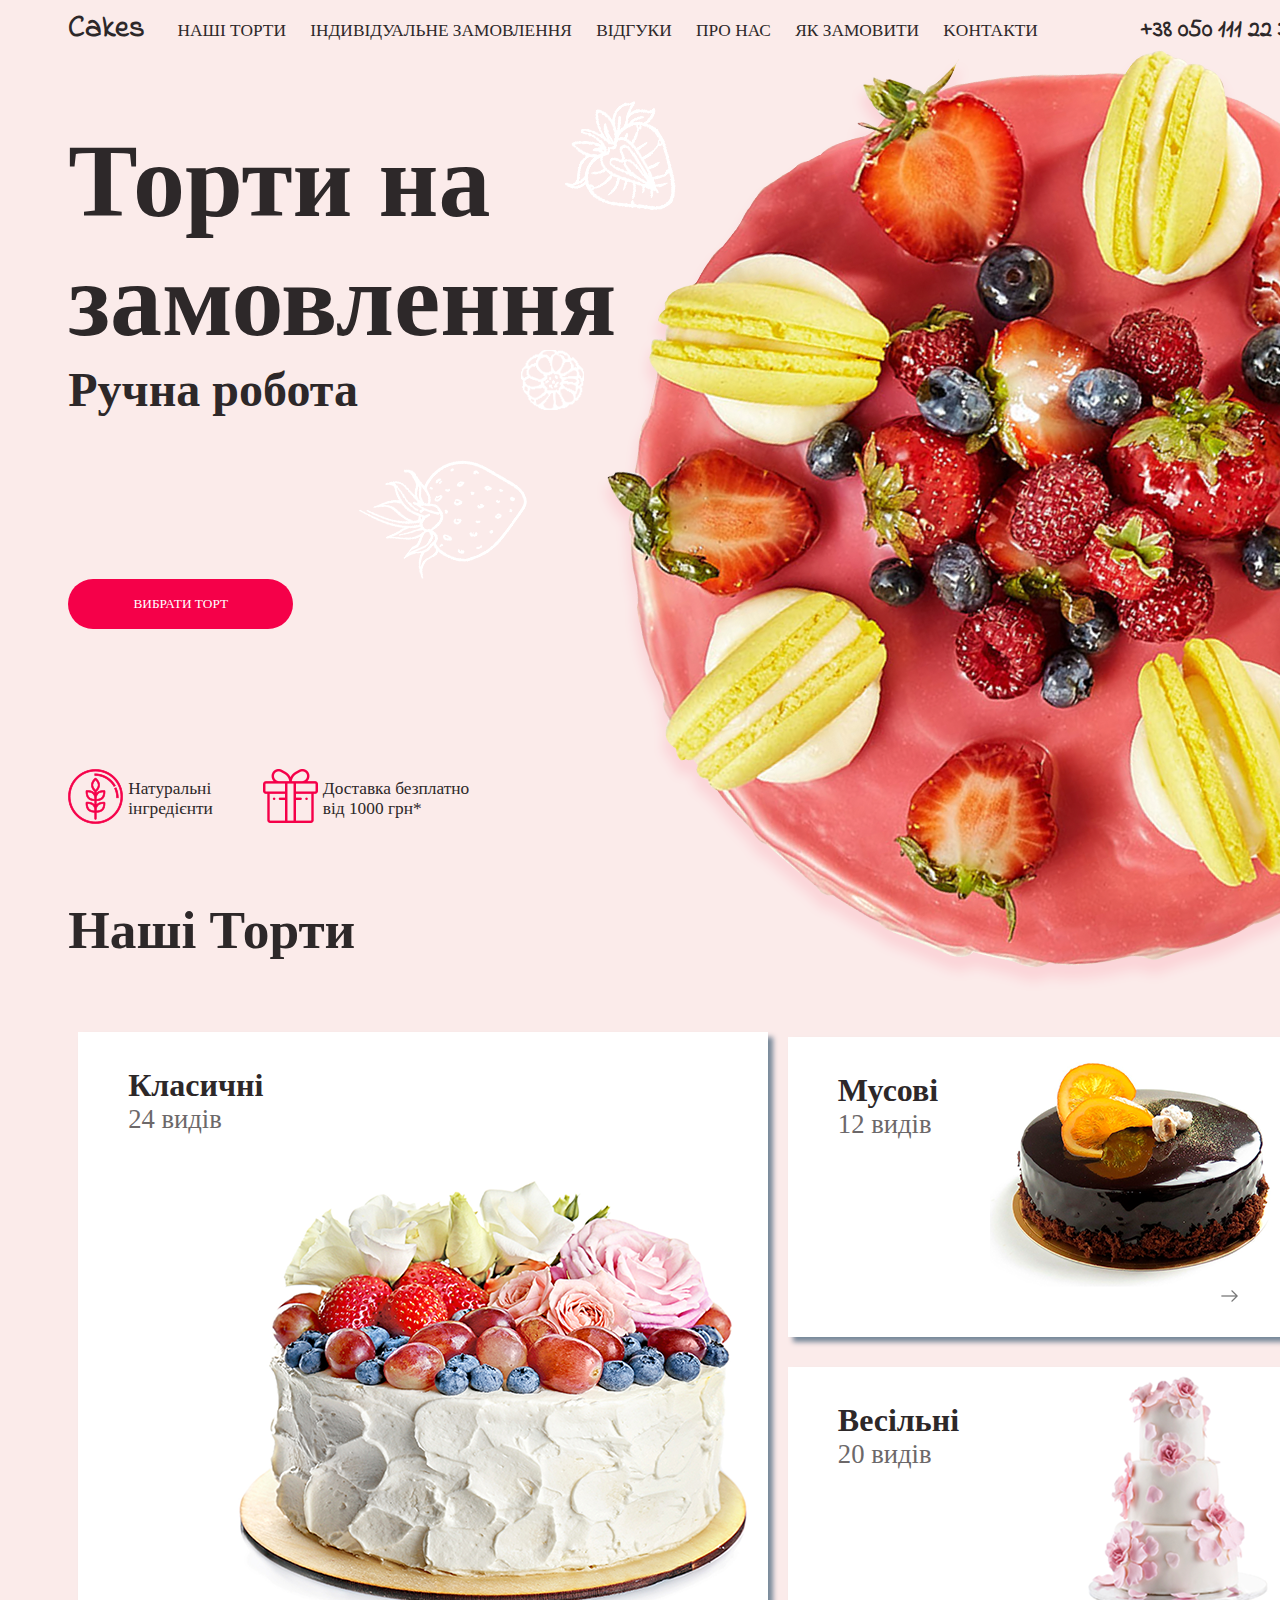
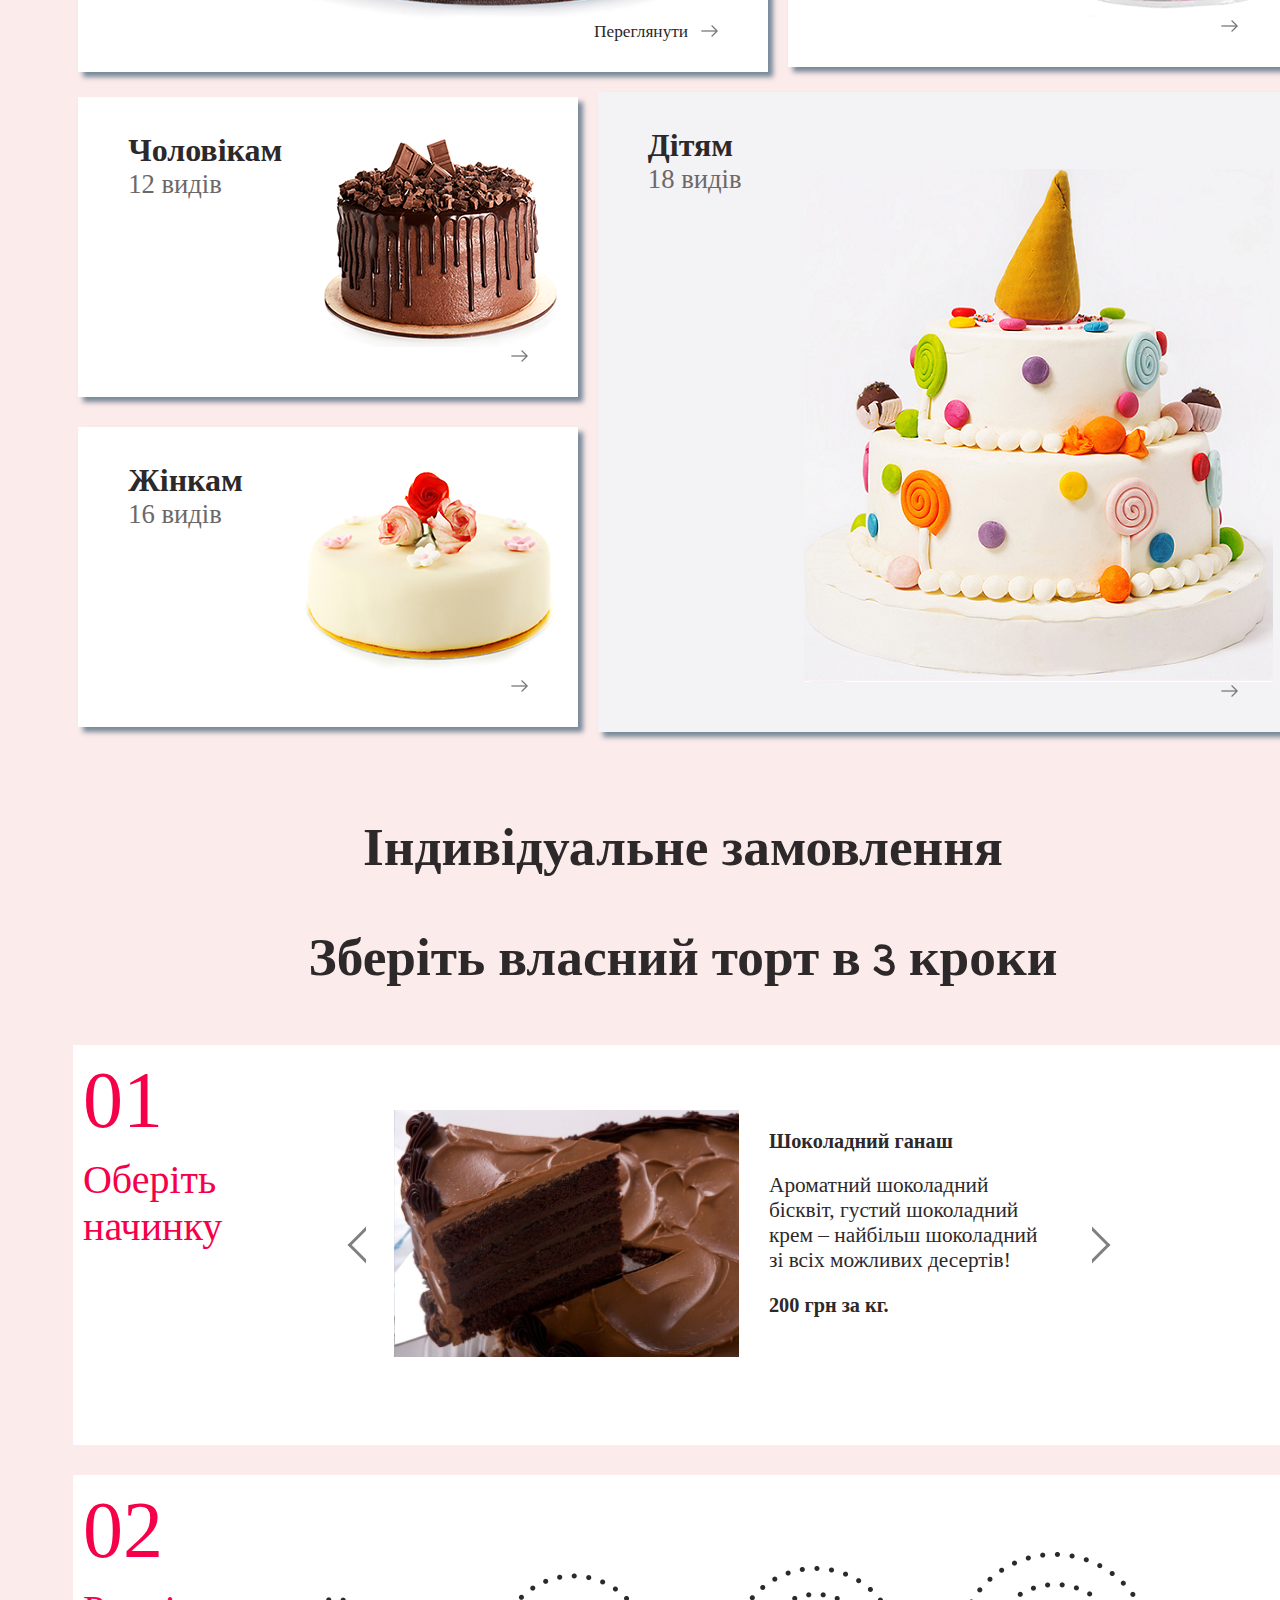
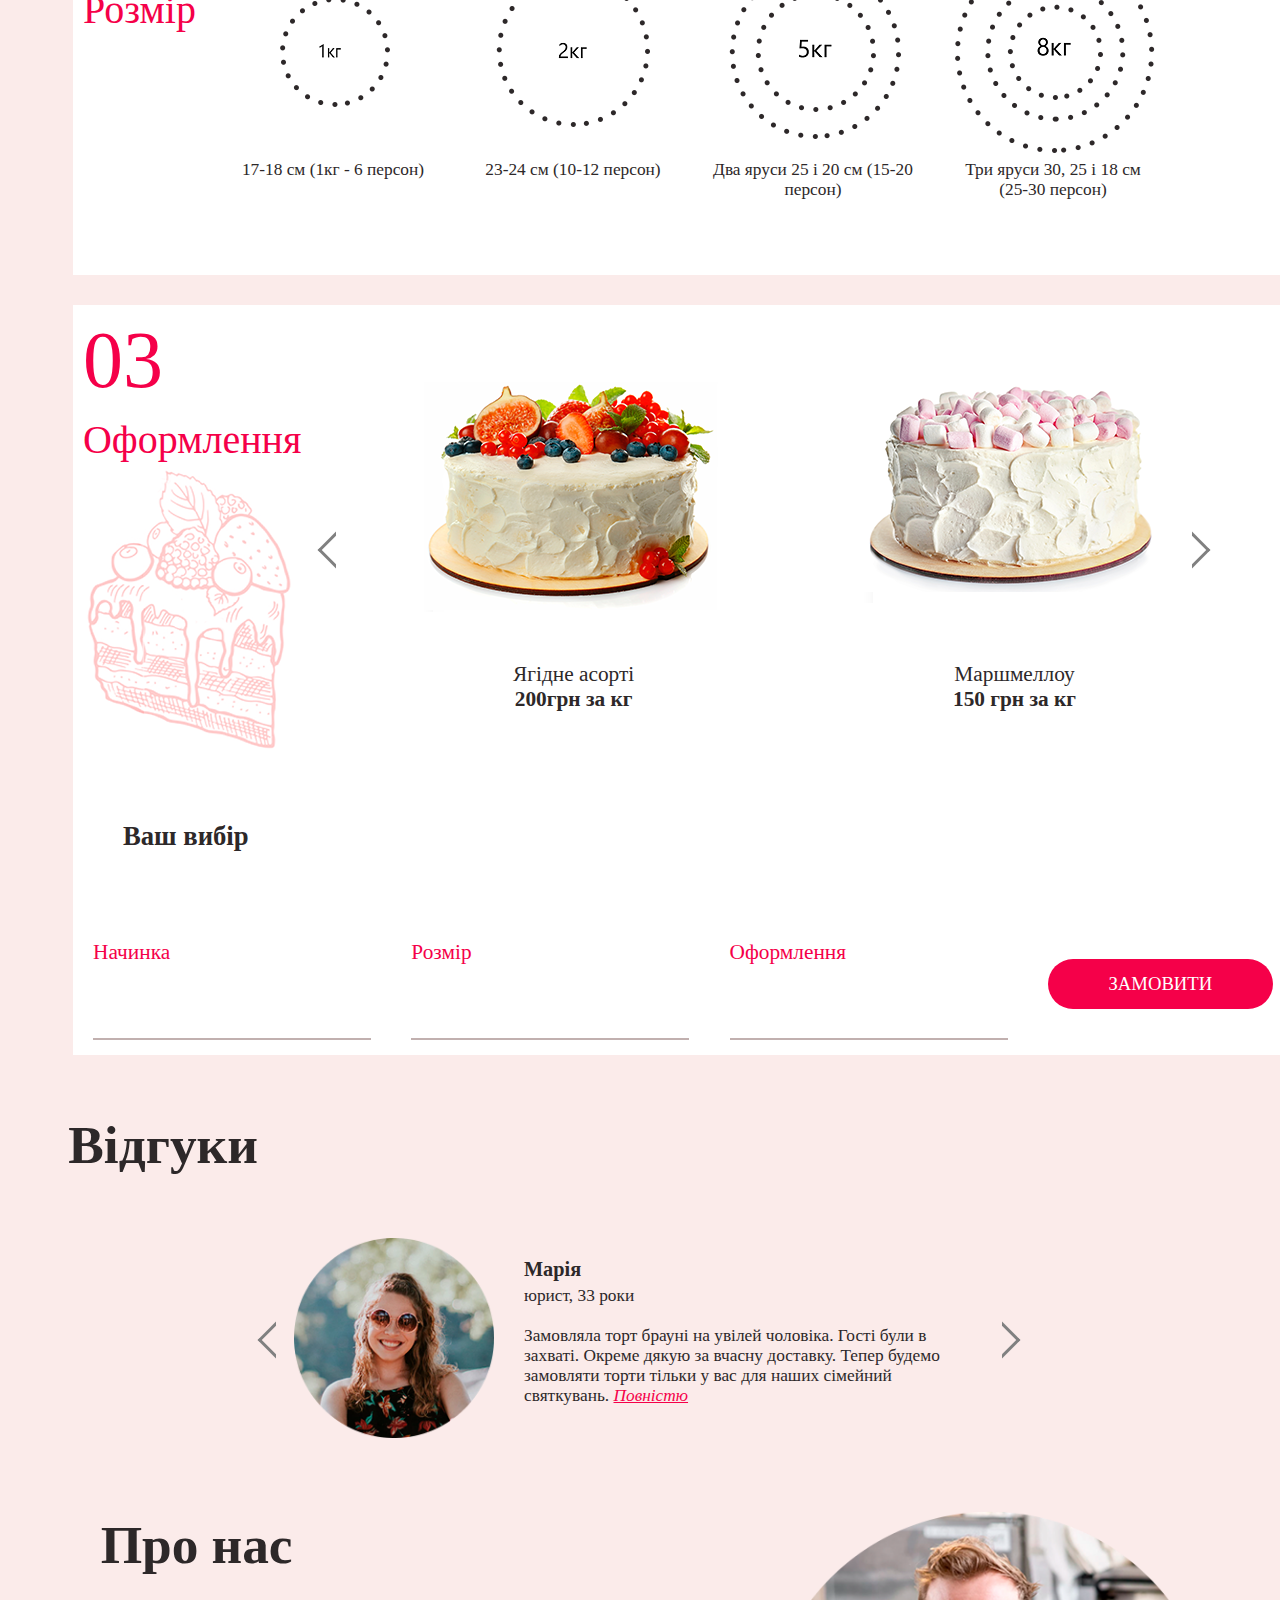
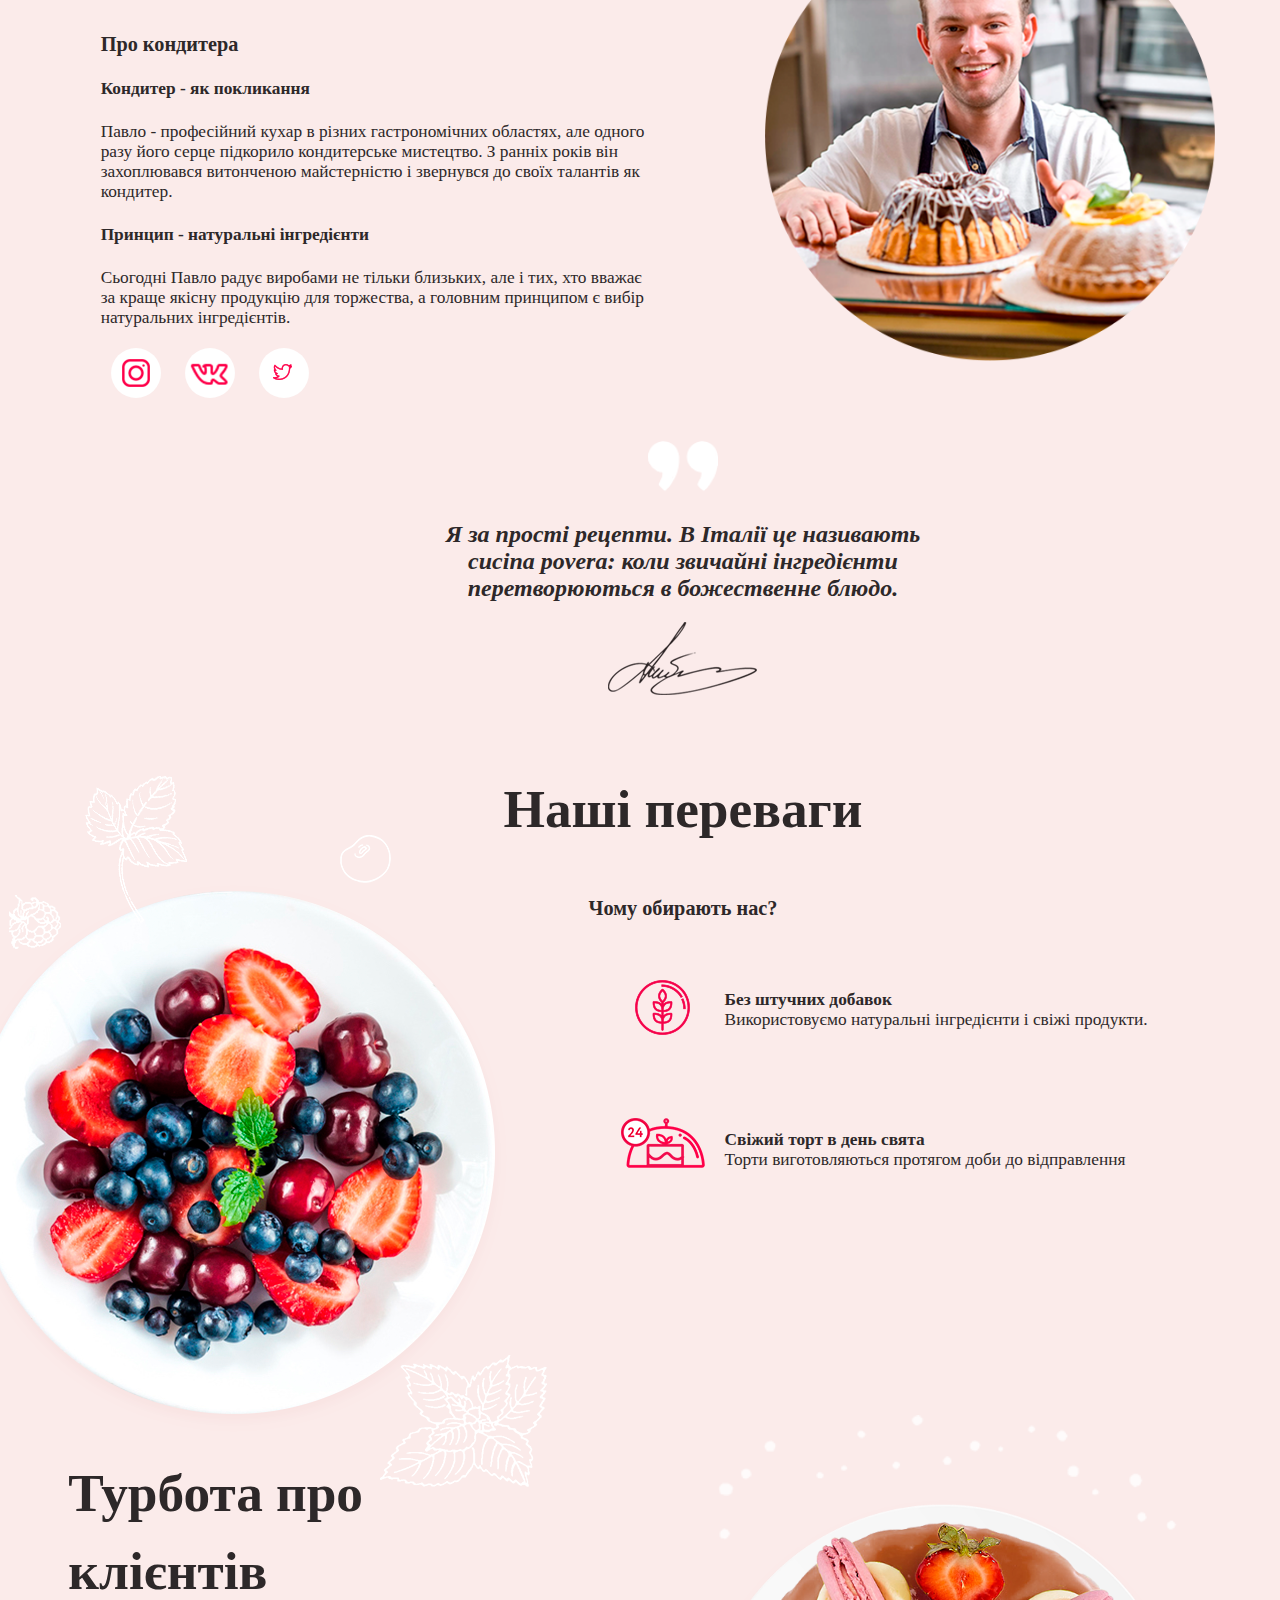
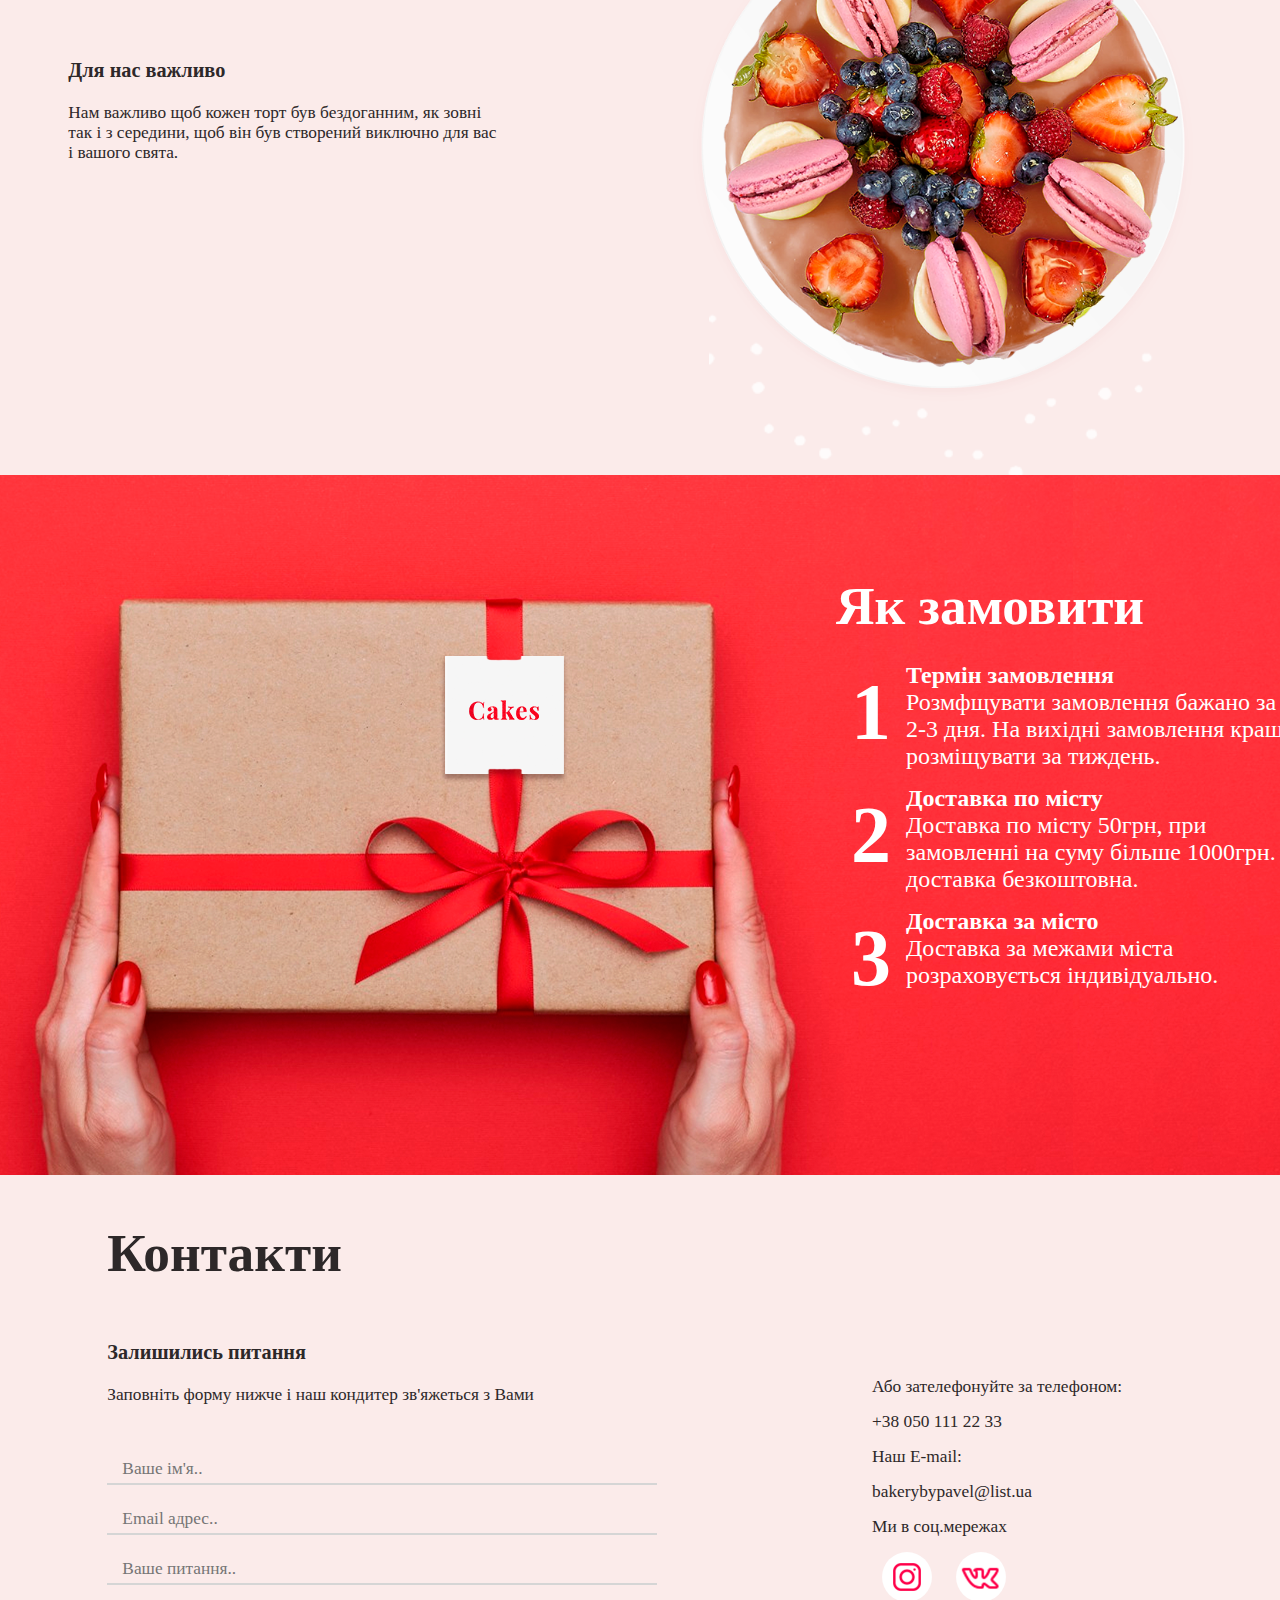
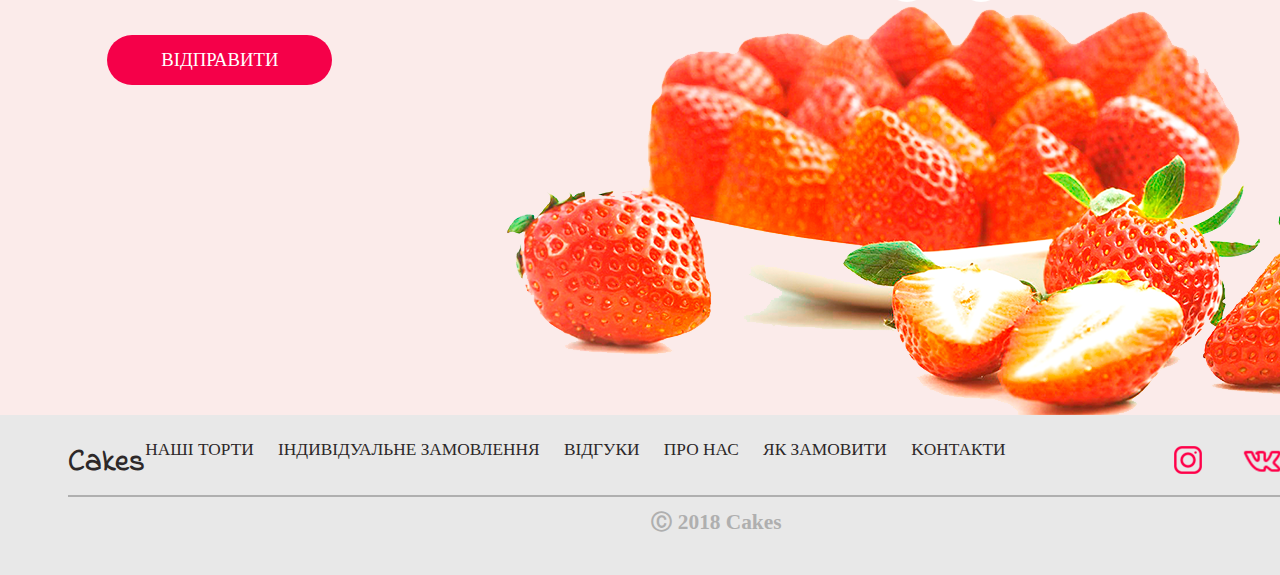
<file: index.html>
<!DOCTYPE HTML>
<html lang="uk">

<head>
    <meta charset="UTF-8">
    <title>
        Cakes to order
    </title>
    <!--<link rel="stylesheet" type="text/css" href="https://github.com/mberestovska/Cake-site/blob/master/cake_keksbi_2%5D.css">-->
    <link rel="stylesheet" type="text/css" media="screen and (min-width: 900px)" href="cake_keksbi_2.css">
    <link rel="stylesheet" type="text/css" media="screen and (max-width: 500px)" href="cake-600.css">
    <link href="https://fonts.googleapis.com/css?family=Indie+Flower|Ruslan+Display" rel="stylesheet">


</head>


<body>
    <!--HEADER-->
    <header>
        <div class="container m-0-a">
            <div class="header-1">
                <h2 class="fl-l left-part text-logo">Cakes</h2>

                <div class="main-nav">
                    <span class="hamburger-menu"></span>
                    <ul class="navigation">
                        <li><a href="#our-cakes">Наші торти</a></li>
                        <li><a href="#individual-order">Індивідуальне замовлення</a></li>
                        <li><a href="#reviews">Відгуки</a></li>
                        <li><a href="#about-us">Про нас</a></li>
                        <li><a href="#how-to-order">Як замовити</a></li>
                        <li><a href="#contacts">Kонтакти</a></li>
                    </ul>
                </div>
                <h2 class="fl-r right-part number-header">+38 050 111 22 33</h2>
            </div>

            <div class="header-2">
                <h1 class="head-line">Торти на <br>замовлення</h1>
                <h2 class="head-line-2">Ручна робота</h2>
                <button class="choose-cake">ВИБРАТИ ТОРТ</button>


                <div class="features">
                    <ul class="clearfix">
                        <li class="feature-item feature-ingred">Натуральні<br>інгредієнти</li>
                        <li class="feature-item feature-delivery">Доставка безплатно<br> від 1000 грн*</li>
                    </ul>
                    <h2 class="article-title ">Наші Торти</h2>
                </div>

            </div>
        </div>
    </header>
    <!-- MAIN PART-->
    <div class="container clearfix m-0-a">
        <div class="ourcakes" id="our-cakes">
            <div class="line1">
                <div class="cake-card classic">
                    <h6>Класичні</h6>
                    <p>24 видів</p>
                    <img class="cake-semple" src="cake_classic.png" alt="Класичний торт, бесквіт, вершковий крем" title="Класичний торт, бесквіт, вершковий крем">
                    <a>Переглянути &nbsp; <img src="arrow.png" alt="Переглянути всі"></a>
                </div>
                <div class="cake-card muss">
                    <h6>Мусові</h6>
                    <p>12 видів</p>
                    <img class="cake-semple" src="cake_muss.png" alt="Муссовий торт" title="Муссовий торт">
                    <a><img src="arrow.png" alt="Переглянути всі"></a>
                </div>
                <div class="cake-card wedding">
                    <h6>Весільні</h6>
                    <p>20 видів</p>
                    <img class="cake-semple" src="cake_wedding.png" alt="Весільний торт" title="Весільний торт">
                    <a><img src="arrow.png" alt="Переглянути всі"></a>
                </div>
            </div>
            <div class="line2">
                <div class="cake-card men">
                    <h6>Чоловікам</h6>
                    <p>12 видів</p>
                    <img class="cake-semple" src="cake_men.png" alt="Чоловікам" title="Чоловікам">
                    <a><img src="arrow.png" alt="Переглянути всі"></a>
                </div>
                <div class="cake-card women">
                    <h6>Жінкам</h6>
                    <p>16 видів</p>
                    <img class="cake-semple" src="cake_women.png" alt="Жінкам" title="Жінкам">
                    <a><img src="arrow.png" alt="Переглянути всі"></a>
                </div>
                <div class="cake-card kids">
                    <h6>Дітям</h6>
                    <p>18 видів</p>
                    <img class="cake-semple" src="cake_kids.png" alt="Дітям" title="Дітям">
                    <a><img src="arrow.png" alt="Переглянути всі"></a>
                </div>
            </div>
        </div>
    </div>

    <div class="container clearfix m-0-a h-1850" id="individual-order">
        <h2 class="article-title t-a-center">Індивідуальне замовлення</h2>
        <h2 class="t-a-center">Зберіть власний торт в 3 кроки</h2>
        <div class="article">
            <div class="step step-1">
                <div class="part1">
                    <p class="number">01</p>
                    <p class="text">Оберіть<br>начинку</p>
                </div>
                <div class="part2">
                    <div class="side-btn btn-left btn-left-move"></div>
                    <div class="karusel-1">
                        <ul class="slider">
                            <li class="cake-1">
                                <img src="chocolate.png" alt="Шоколадний ганаш" class="cake-photo photo-1">
                            </li>
                            <li class="cake-1">
                                <div class="description">
                                    <h3>Шоколадний ганаш</h3>
                                    <p>Ароматний шоколадний бісквіт, густий шоколадний крем
                                        – найбільш шоколадний зі всіх можливих десертів!
                                    </p>
                                    <h3 class="price">200 грн за кг.</h3>
                                </div>
                            </li>
                            <li class="cake-2">
                                <img src="redvelvetcake.jpg" alt="Red velvet cake" class="cake-photo photo-2">
                            </li>
                            <li class="cake-2">
                                <div class="description">
                                    <h3>Вершковий сир</h3>
                                    <p>Червоний бархатний бесквіт з начинкою з вершкового сиру</p>
                                    <h3 class="price">230 грн за кг.</h3>
                                </div>
                            </li>
                            <li class="cake-3">
                                <img src="cake-3.jpg" alt="Cream-Filled Strawberry-Brownie Cake" class="cake-photo photo-3">
                            </li>
                            <li class="cake-3">
                                <div class="description">
                                    <h3>Полуниця Маскарпоне</h3>
                                    <p>Ванільний корж начинений свіжою полуницею та збитим маскарпоне. Це ідеальне
                                        поєднання ягід та кремового тортика.</p>
                                    <h3 class="price">250 грн за кг.</h3>
                                </div>
                            </li>
                        </ul>
                    </div>
                    <div class="side-btn btn-right btn-right-move"></div>
                </div>

            </div>

            <div class="step step-2">
                <div class="part1">
                    <p class="number">02</p>
                    <p class="text">Розмір</p>
                </div>
                <div class="part4">
                    <ul class="clearfix">
                        <li class="cake-size size-1">17-18 см (1кг - 6 персон)</li>
                        <li class="cake-size size-2">23-24 см (10-12 персон)</li>
                        <li class="cake-size size-3">Два яруси 25 і 20 см (15-20 персон)</li>
                        <li class="cake-size size-4">Три яруси 30, 25 і 18 см (25-30 персон)</li>
                    </ul>
                </div>
            </div>

            <div class="step step-3 clearfix">
                <div class="part1">
                    <p class="number">03</p>
                    <p class="text">Оформлення</p>
                </div>
                <div class="part5">
                    <div class="side-btn btn-left move-left"></div>
                    <div class="karusel-2 clearfix">
                        <ul>
                            <li class="topping-choise topping-1"><span>Ягідне асорті<br><b>200грн за кг</b></span></li>
                            <li class="topping-choise topping-2"><span>Маршмеллоу<br><b>150 грн за кг</b></span></li>
                            <li class="topping-choise topping-3"><span>Хрусткі горішки<br><b>200грн за кг</b></span></li>
                            <li class="topping-choise topping-4"><span>Шоколадне обрамлення<br><b>200грн за кг</b></span></li>
                            <li class="topping-choise topping-5"><span>Спокусливі квіти<br><b>200грн за кг</b></span></li>
                            <li class="topping-choise topping-6"><span>Улюблені герої<br><b>200грн за кг</b></span></li>
                            <li class="topping-choise topping-7"><span>Кремові рози<br><b>200грн за кг</b></span></li>
                        </ul>
                    </div>
                    <div class="side-btn btn-right move-right"></div>
                </div>
                <div class="part6">
                    <h3 class="sub-title">Ваш вибір</h3>
                    <!--ADD STYLE to that element-->
                    <div class="order-form">
                        <form>
                            <label for="cake">Начинка</label><br><br>
                            <input type="text" id="cake" name="cake">
                        </form>
                        <form>
                            <label for="size">Розмір</label><br><br>
                            <input type="text" id="size" name="size">
                        </form>
                        <form>
                            <label for="topping">Оформлення</label><br><br>
                            <input type="text" id="topping" name="topping">
                        </form>
                        <form>
                            <input type="submit" value="Замовити" class="order">
                        </form>
                    </div>
                </div>
            </div>
        </div>
    </div>

    <div class="container review h-400 m-0-a" id="reviews">
        <h2>Відгуки</h2>
        <div class="show-review">
            <div class="side-btn btn-left move-left"></div>
            <div class="review-conteiner">
                <ul class="review-list clearfix">
                    <li class="review-item">
                        <div class="photo-part">
                            <img src="review.png" alt="Фото з профілю">
                        </div>
                        <div class="review-part">
                            <h3>Марія</h3>
                            <p>юрист, 33 роки</p>
                            <br>
                            <p>Замовляла торт брауні на увілей чоловіка. Гості були в захваті. Окреме дякую за вчасну
                                доставку. Тепер будемо замовляти торти тільки у вас для наших сімейний
                                святкувань.&nbsp;<a>Повністю</a></p>
                        </div>
                    </li>
                    <li class="review-item">
                        <div class="photo-part">
                            <img src="review-photo-2.png" alt="Фото з профілю" class="review-photo-2">
                        </div>
                        <div class="review-part">
                            <h3>Марія</h3>
                            <p>програміст, 29 років</p>
                            <br>
                            <p>Замовляла торт брауні на увілей чоловіка. Гості були в захваті. Окреме дякую за вчасну
                                доставку. Тепер будемо замовляти торти тільки у вас для наших сімейний
                                святкувань.&nbsp;<a>Повністю</a></p>
                        </div>
                    </li>
                </ul>
                <!--            <dl>
                    <dt>
                        <img src="review.png" alt="Фото з профілю">
                    </dt>
                    <dd>
                        <h3>Марія</h3>
                        <p>юрист, 33 роки</p>
                        <br>
                        <p>Замовляла торт брауні на увілей чоловіка. Гості були в захваті. Окреме дякую за вчасну
                            доставку. Тепер будемо замовляти торти тільки у вас для наших сімейний святкувань.&nbsp;<a>Повністю</a></p>
                    </dd>
                    <dt>
                        <img src="review-photo-2.png" alt="Фото з профілю" class="review-photo-2">
                    </dt>
                    <dd>
                        <h3>Марія</h3>
                        <p>програміст, 29 років</p>
                        <br>
                        <p>Замовляла торт брауні на увілей чоловіка. Гості були в захваті. Окреме дякую за вчасну
                            доставку. Тепер будемо замовляти торти тільки у вас для наших сімейний святкувань.&nbsp;<a>Повністю</a></p>
                    </dd>
                </dl>
-->
            </div>
            <div class="side-btn btn-right move-right"></div>
        </div>
    </div>

    <div class="container about-us m-0-a" id="about-us">
        <div class="column column-1">
            <h2>Про нас</h2>
            <h3>Про кондитера</h3>
            <h4>Кондитер - як покликання</h4>
            <p>Павло - професійний кухар в різних гастрономічних областях, але одного разу його серце підкорило
                кондитерське мистецтво. З ранніх років він захоплювався витонченою майстерністю і звернувся до своїх
                талантів як кондитер.</p>
            <h4>Принцип - натуральні інгредієнти</h4>
            <p>Сьогодні Павло радує виробами не тільки близьких, але і тих, хто вважає за краще якісну продукцію для
                торжества, а головним принципом є вибір натуральних інгредієнтів.</p>
            <div class="social-icons">
                <div class="social instagram"><a href="#instagram_page"></a></div>
                <div class="social vk"><a href="#vk_page"></a></div>
                <div class="social twitter"><a href="#twitter_page"></a></div>
            </div>
        </div>
        <div class="column column-2">
            <img src="chef.png" alt="Наш шеф" title="Наш шеф">
        </div>
    </div>

    <div class="container quote m-0-a">
        <img src="right-quote.png" alt="Rigth quote symbol">
        <blockquote>Я за прості рецепти. В Італії це називають<br>cucina povera: коли звичайні інгредієнти<br>перетворюються
            в божественне блюдо.</blockquote>
        <img src="signature.png" alt="Підпис шефа">
    </div>

    <div class="container-full-w features-1">
        <div class="container our-features m-0-a">
            <h2>Наші переваги</h2>
            <h3>Чому обирають нас?</h3>
            <div class="block-features">
                <ul class="clearfix">
                    <li class="item item-product"><b>Без штучних добавок</b><br>Використовуємо натуральні інгредієнти і
                        свіжі продукти.</li>
                    <li class="item item-cake"><b>Свіжий торт в день свята</b><br>Торти виготовляються протягом доби до
                        відправлення</li>
                </ul>
            </div>
        </div>
        <div class="block-clients container m-0-a">
            <div class="client">
                <h2>Турбота про клієнтів</h2>
                <h3>Для нас важливо</h3>
                <p>Нам важливо щоб кожен торт був бездоганним, як зовні так і з середини, щоб він був створений
                    виключно
                    для вас і вашого свята.</p>
            </div>
        </div>
    </div>

    <div class="container-full-w how-to-order" id="how-to-order">
        <div class="card-logo">
            <img src="logo_cakes.png" alt="logo-CAKES">
        </div>
        <div class="block-how">
            <h3>Як замовити</h3>
            <ol>
                <li>
                    <p><b>Термін замовлення</b><br>
                        Розмфщувати замовлення бажано за 2-3 дня.
                        На вихідні замовлення краще розміщувати за тиждень.</p>
                </li>
                <li>
                    <p><b>Доставка по місту</b><br>Доставка по місту 50грн, при замовленні на суму більше 1000грн.
                        доставка безкоштовна.</p>
                </li>
                <li>
                    <p><b>Доставка за місто</b><br>Доставка за межами міста розраховується індивідуально.</p>
                </li>
            </ol>
        </div>
    </div>

    <div class="container-full-w contacts-1">
        <div class="container contacts" id="contacts">
            <div>
                <h2>Контакти</h2>
                <h3>Залишились питання</h3>
                <p>Заповніть форму нижче і наш кондитер зв'яжеться з Вами</p>
                <form class="sent-mail">
                    <input type="text" name="name_input" placeholder="Ваше ім'я..">
                    <input type="text" name="name_input" placeholder="Email адрес..">
                    <input type="text" name="name_input" placeholder="Ваше питання..">
                    <input type="submit" value="Відправити" class="order">
                </form>
            </div>
            <div class="right-side">
                <p>Або зателефонуйте за телефоном:</p>
                <p>+38 050 111 22 33</p>
                <p>Наш E-mail:</p>
                <p>bakerybypavel@list.ua</p>
                <p>Ми в соц.мережах</p>
                <div class="social-icons">
                    <div class="social instagram"><a href="#instagram_page"></a></div>
                    <div class="social vk"><a href="#vk_page"></a></div>
                </div>
            </div>
        </div>
    </div>

    <footer>
        <div class="container m-0-a page-footer">
            <h2 style="font-size: 23pt" class="fl-l left-part p-25-0">Cakes</h2>
            <div class="main-nav p-25-0">
                <ul class="navigation">
                    <li><a href="#our-cakes">Наші торти</a></li>
                    <li><a href="#individual-order">Індивідуальне замовлення</a></li>
                    <li><a href="#reviews">Відгуки</a></li>
                    <li><a href="#about-us">Про нас</a></li>
                    <li><a href="#how-to-order">Як замовити</a></li>
                    <li><a href="#contacts">Kонтакти</a></li>
                </ul>
            </div>
            <div class="fl-r social-footer">
                <div class="social instagram"><a href="#instagram_page"></a></div>
                <div class="social vk"><a href="#vk_page"></a></div>
            </div>
            <div class="line"></div>
            <p class="copyright">&#9400; 2018 Cakes</p>
        </div>
    </footer>
    <script>
        //for popup in small screen
        var header = document.querySelector('.header-1');
        var popup = document.querySelector('.navigation');
        var menu = document.querySelector('.main-nav');
        menu.querySelector('.hamburger-menu').onclick = function () {
            popup.classList.add('popup-open');
            header.classList.add('height-open');
        }
        header.querySelector('.text-logo').onclick = function () {
            popup.classList.remove('popup-open');
            header.classList.remove('height-open');
        }

        // for step 1
        var widthBlock1 = 335; // ширина изображения
        var count = 2; // количество изображений(як в масиві)

        var carousel = document.querySelector('.part2');
        var list = carousel.querySelector('ul');
        var listElems = carousel.querySelectorAll('li');

        var position = 0; // текущий сдвиг влево
        carousel.querySelector('.btn-left-move').onclick = function () {
            // сдвиг влево
            // последнее передвижение влево может быть не на 3, а на 2 или 1 элемент
            position = Math.min(position + widthBlock1 * count, 0)
            list.style.marginLeft = position + 'px';
        };
        carousel.querySelector('.btn-right-move').onclick = function () {
            // сдвиг влево
            // последнее передвижение влево может быть не на 3, а на 2 или 1 элемент
            position = Math.max(position - widthBlock1 * count, -widthBlock1 * (listElems.length - count));
            list.style.marginLeft = position + 'px';
        };

        // for step 3
        var widthBlock2 = 420;

        var carousel2 = document.querySelector('.part5');
        var secondList = carousel2.querySelector('ul');
        var secondListElems = carousel2.querySelectorAll('li');
        var position = 0; // текущий сдвиг влево
        carousel2.querySelector('.move-left').onclick = function () {
            // сдвиг влево
            // последнее передвижение влево может быть не на 3, а на 2 или 1 элемент
            position = Math.min(position + widthBlock2 * count, 0)
            secondList.style.marginLeft = position + 'px';
        };
        carousel2.querySelector('.move-right').onclick = function () {
            // сдвиг влево
            // последнее передвижение влево может быть не на 3, а на 2 или 1 элемент
            position = Math.max(position - widthBlock2 * count, -widthBlock2 * (secondListElems.length - count));
            secondList.style.marginLeft = position + 'px';
        };

        //for reviews
        var widthBlockReview = 700;
        var countTwo = 1;
        var carousel3 = document.querySelector('.show-review');
        var thidrList = carousel3.querySelector('ul');
        var thirdListElems = carousel3.querySelectorAll('li');
        var position = 0; // текущий сдвиг влево
        carousel3.querySelector('.move-left').onclick = function () {
            // ссдвиг влево
            // последнее передвижение влево может быть не на 3, а на 2 или 1 элемент
            position = Math.min(position + widthBlockReview * countTwo, 0)
            thidrList.style.marginLeft = position + 'px';

        };
        carousel3.querySelector('.move-right').onclick = function () {
            // сдвиг влево
            // последнее передвижение влево может быть не на 3, а на 2 или 1 элемент
            position = Math.max(position - widthBlockReview * countTwo, -widthBlockReview * (thirdListElems.length -
                countTwo));
            thidrList.style.marginLeft = position + 'px';

        };

        // for the form 
        var carousel = document.querySelector('.part4');
        var cakeSize = '';
        var formSize = document.getElementById('size');

        carousel.querySelector('.size-1').onclick = function () {
            cakeSize = '17-18 см (1кг - 6 персон)';
            return formSize.value = cakeSize;
        };
        carousel.querySelector('.size-2').onclick = function () {
            cakeSize = '23-24 см (10-12 персон)';
            return formSize.value = cakeSize;
        };
        carousel.querySelector('.size-3').onclick = function () {
            cakeSize = 'Два яруси 25 і 20 см (15-20 персон)';
            return formSize.value = cakeSize;
        };
        carousel.querySelector('.size-4').onclick = function () {
            cakeSize = 'Три яруси 30, 25 і 18 см (25-30 персон)';
            return formSize.value = cakeSize;
        };

        // cake type
        var type = document.querySelector('.step-1');
        var cakeType = '';
        var formType = document.getElementById('cake');

        type.querySelector('.cake-1').onclick = function () {
            cakeType = 'Шоколадний ганаш';
            return formType.value = cakeType;
        };
        type.querySelector('.cake-2').onclick = function () {
            cakeType = 'Вершковий сир';
            return formType.value = cakeType;
        };
        type.querySelector('.cake-3').onclick = function () {
            cakeType = 'Полуниця Маскарпоне';
            return formType.value = cakeType;
        };

        //cake topping
        var Topping = document.querySelector('.step-3');
        var cakeTopping = '';
        var formTopping = document.getElementById('topping');

        Topping.querySelector('.topping-1').onclick = function () {
            cakeToppinge = 'Ягідне асорті';
            return formTopping.value = cakeToppinge;
        };
        Topping.querySelector('.topping-2').onclick = function () {
            cakeToppinge = 'Маршмеллоу';
            return formTopping.value = cakeToppinge;
        };
        Topping.querySelector('.topping-3').onclick = function () {
            cakeToppinge = 'Хрусткі горішки';
            return formTopping.value = cakeToppinge;
        };
        Topping.querySelector('.topping-4').onclick = function () {
            cakeToppinge = 'Шоколадне обрамлення';
            return formTopping.value = cakeToppinge;
        };
        Topping.querySelector('.topping-5').onclick = function () {
            cakeToppinge = 'Спокусливі квіти';
            return formTopping.value = cakeToppinge;
        };
        Topping.querySelector('.topping-6').onclick = function () {
            cakeToppinge = 'Улюблені герої';
            return formTopping.value = cakeToppinge;
        };
        Topping.querySelector('.topping-7').onclick = function () {
            cakeToppinge = 'Кремові рози';
            return formTopping.value = cakeToppinge;
        };
    </script>
</body>

</html>
</file>
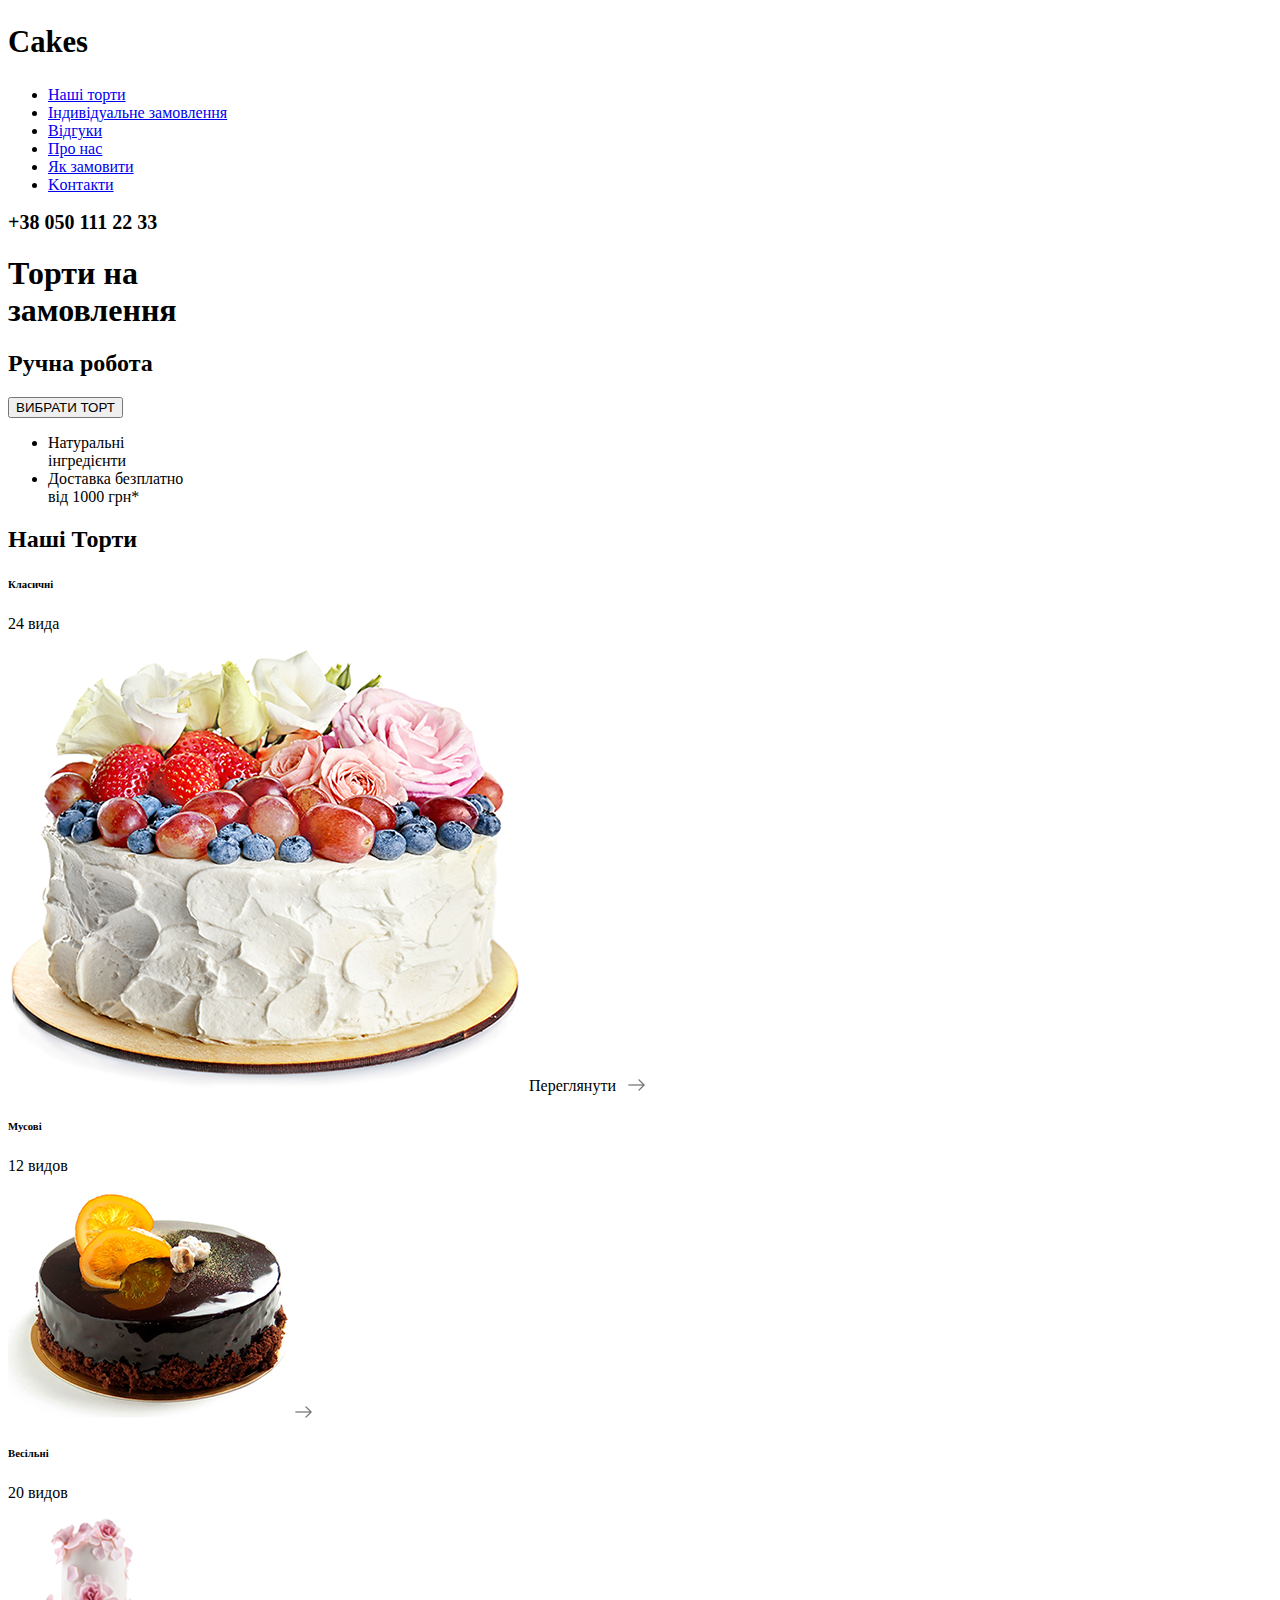
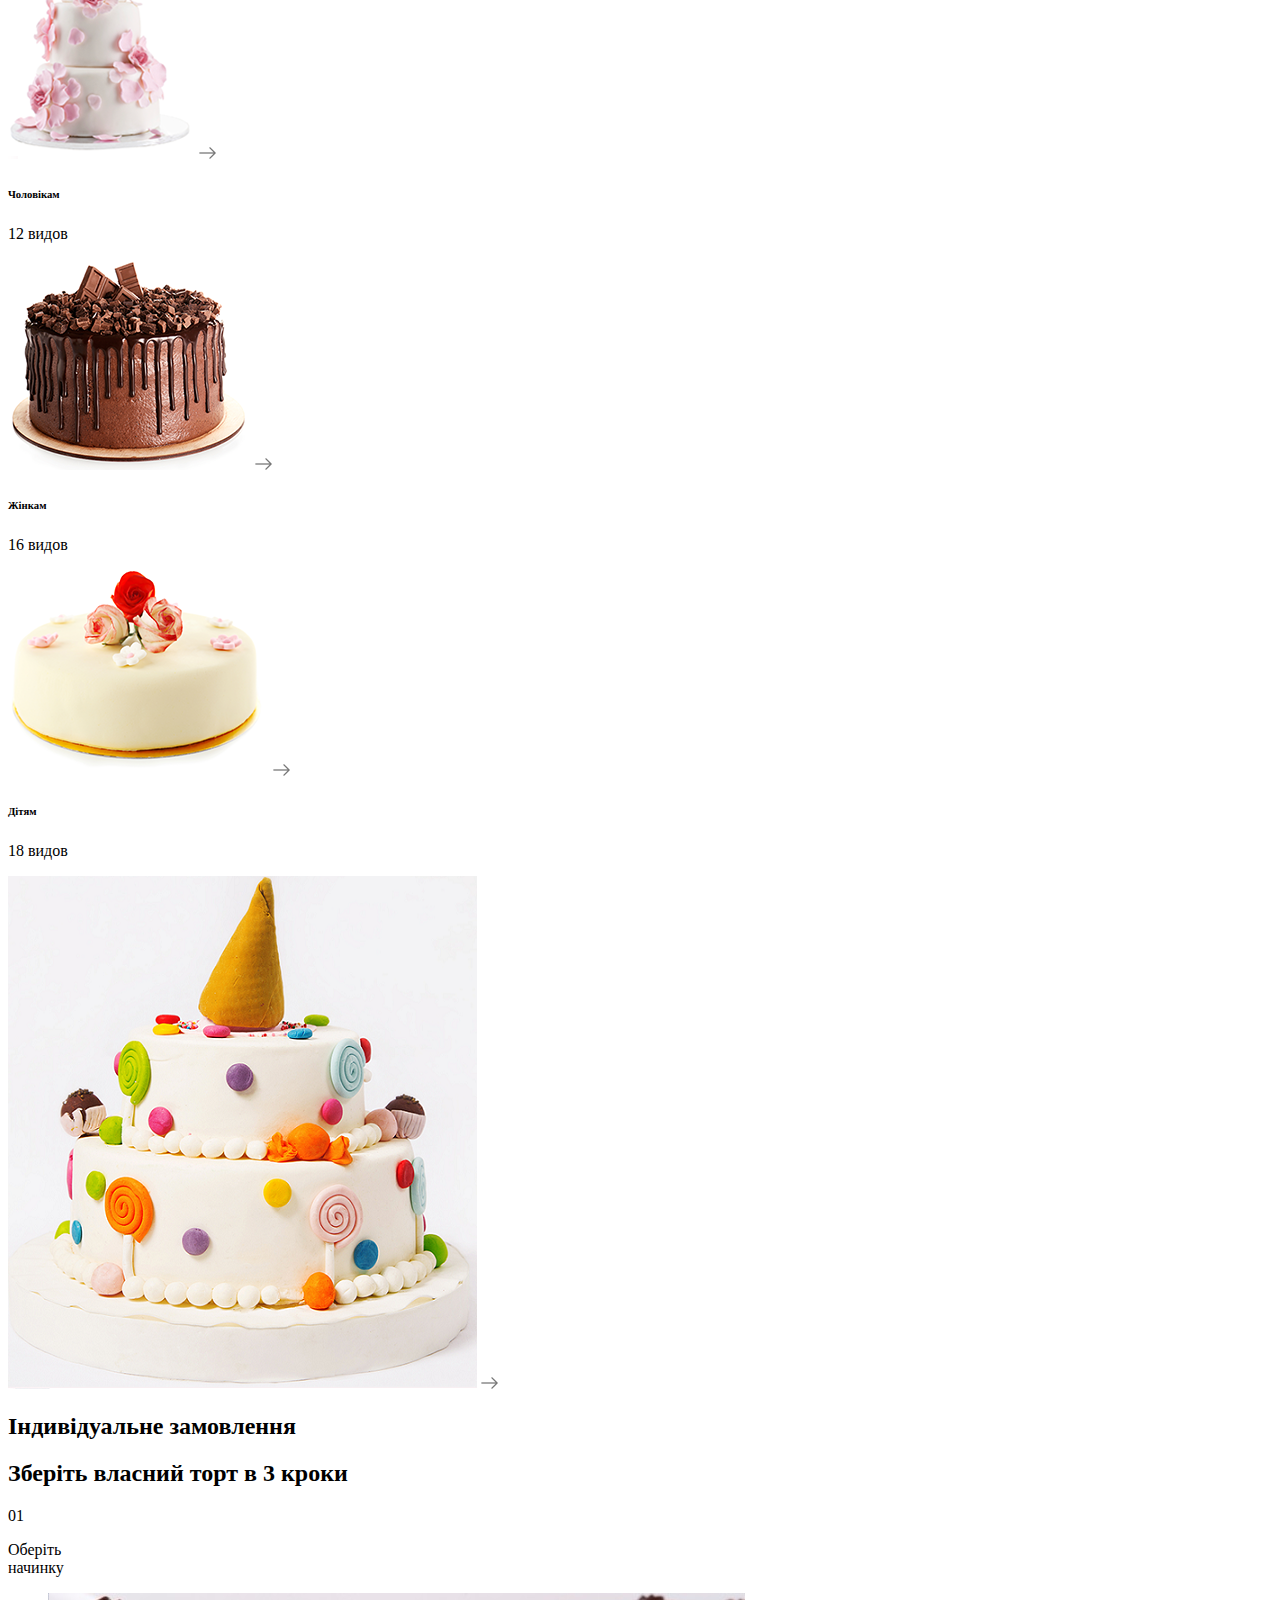
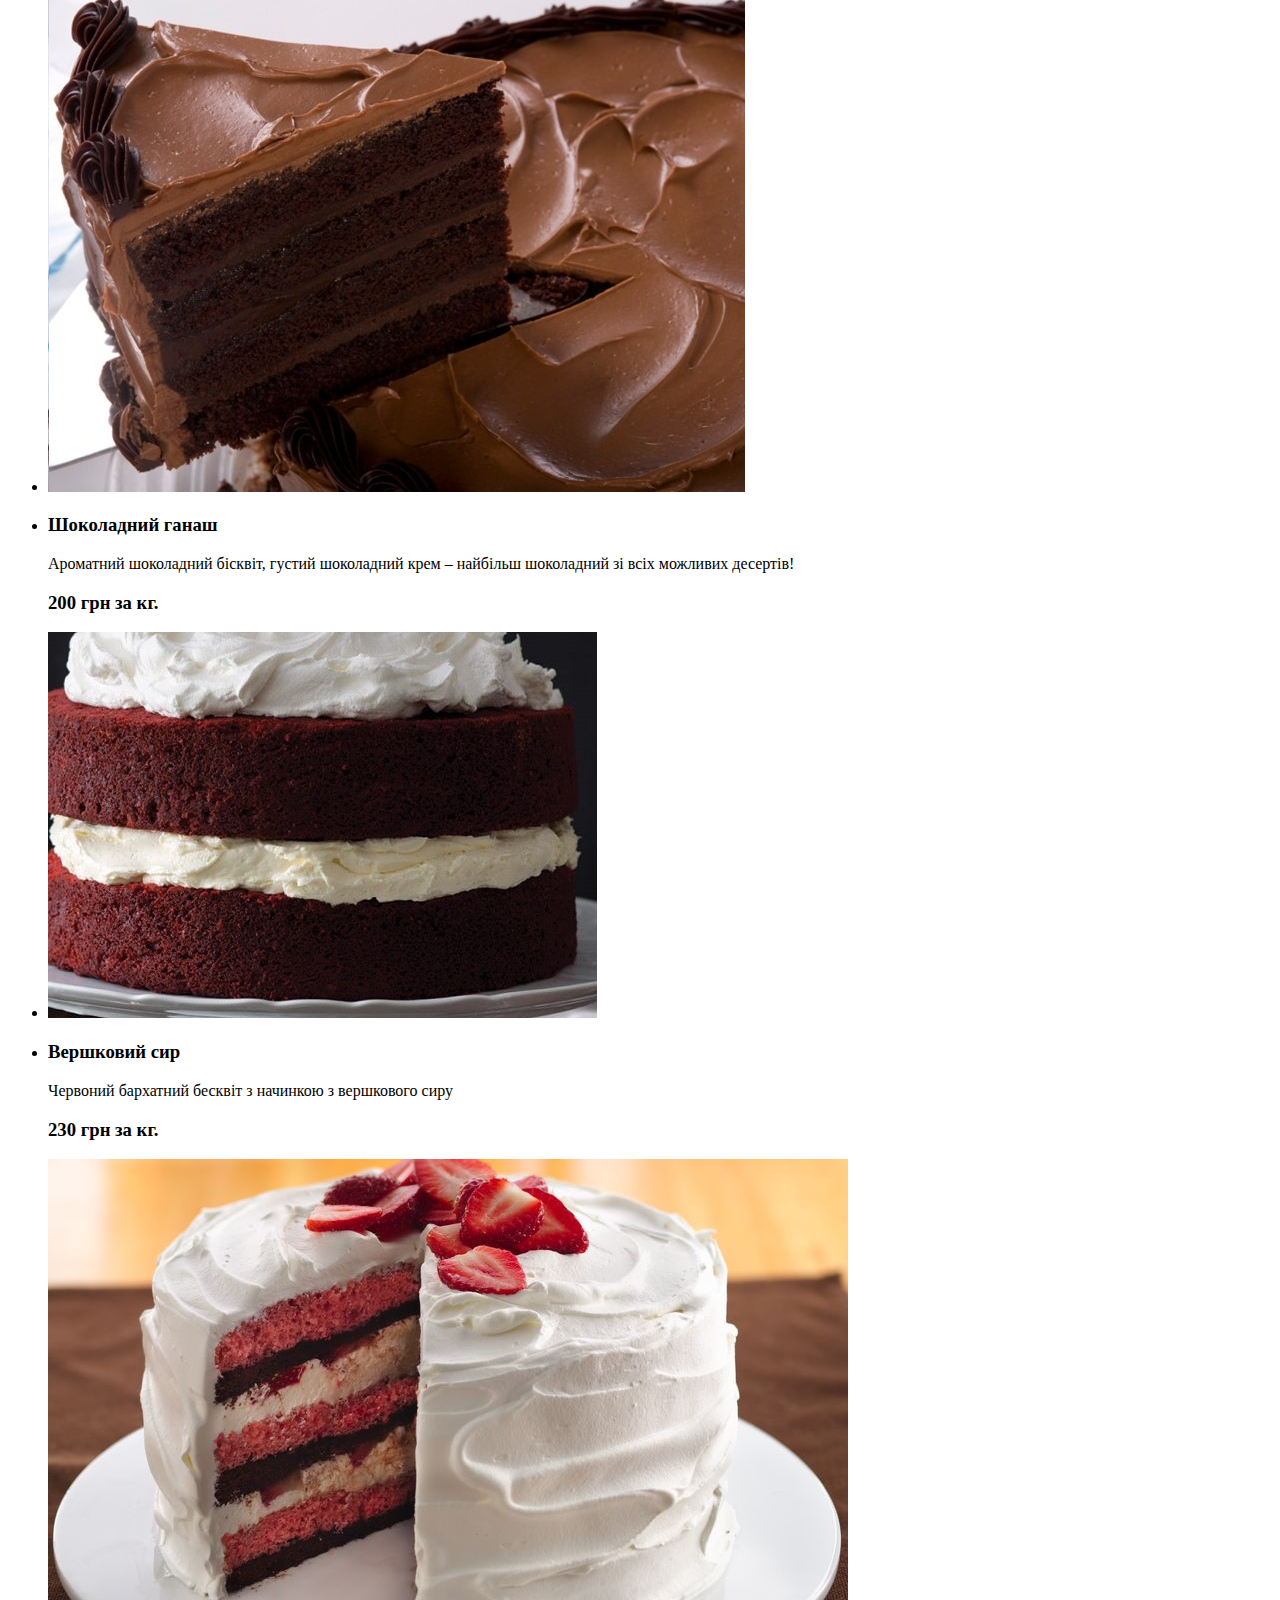
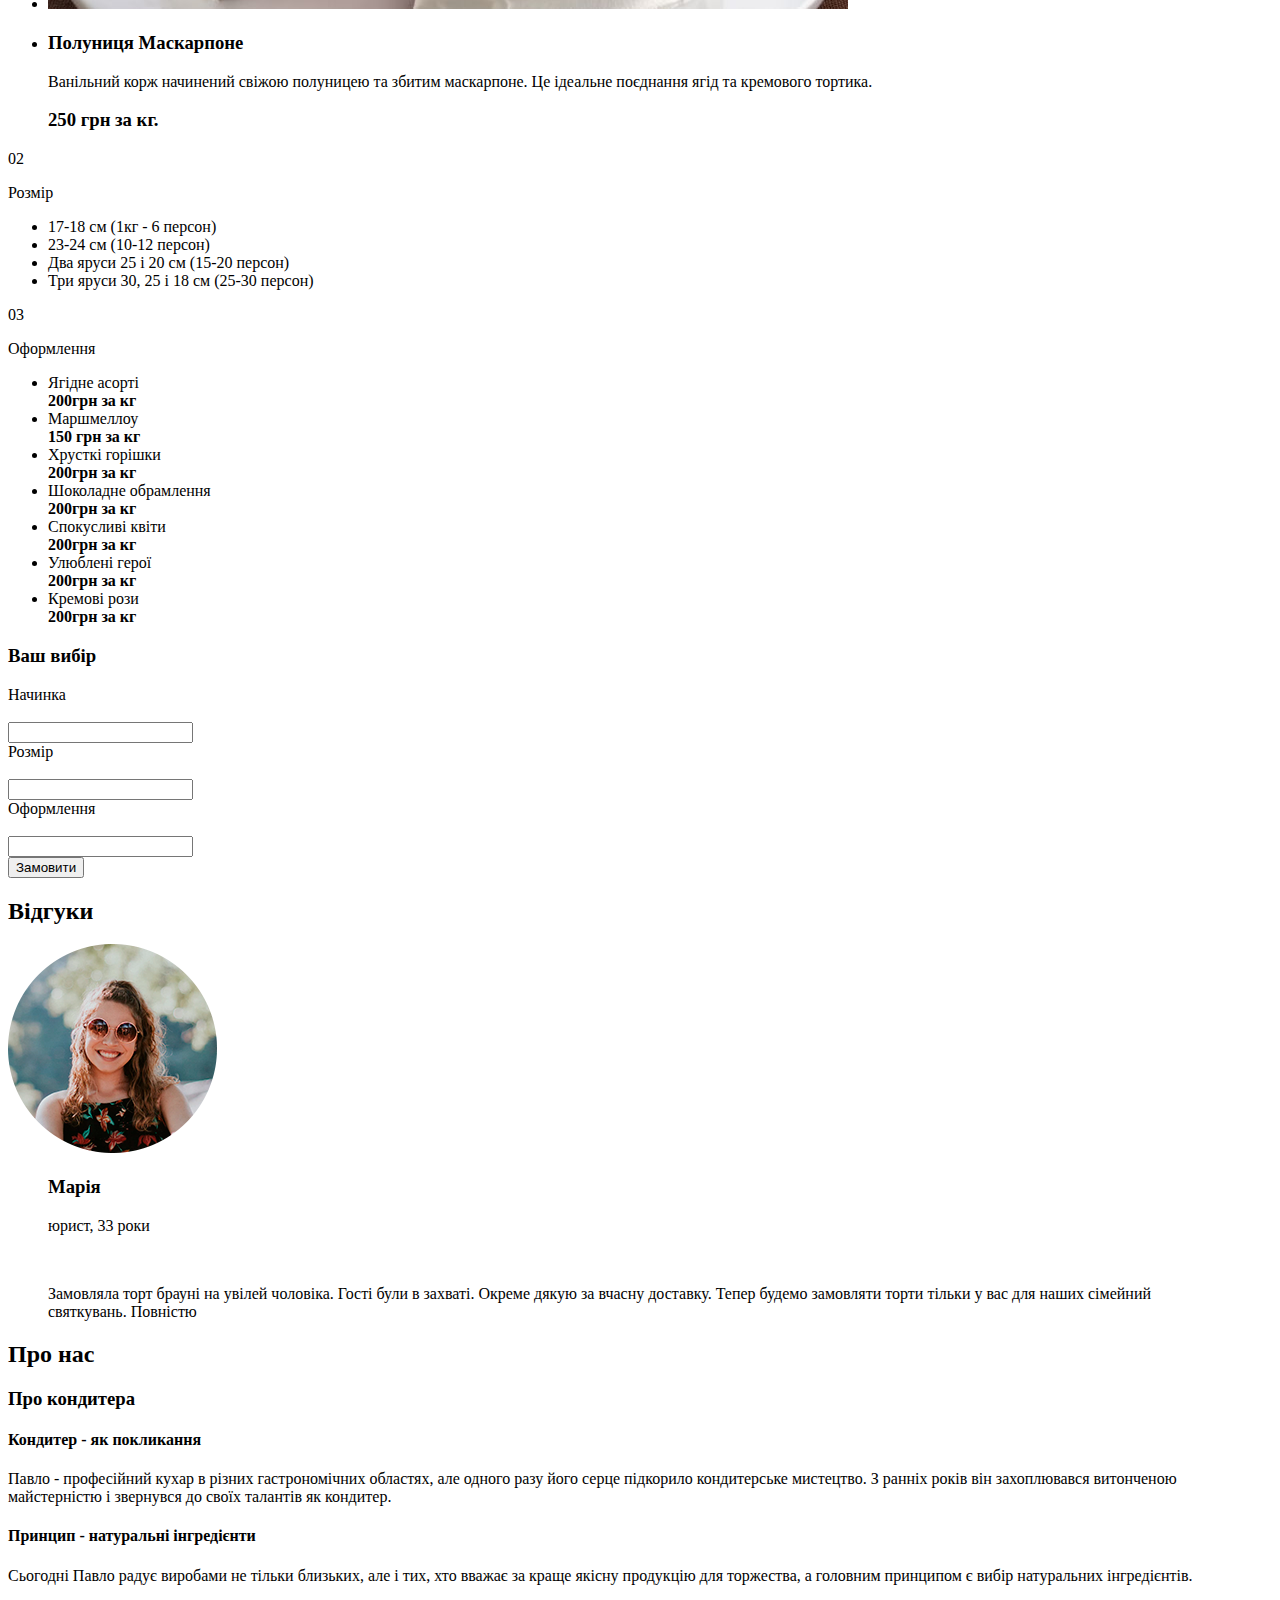
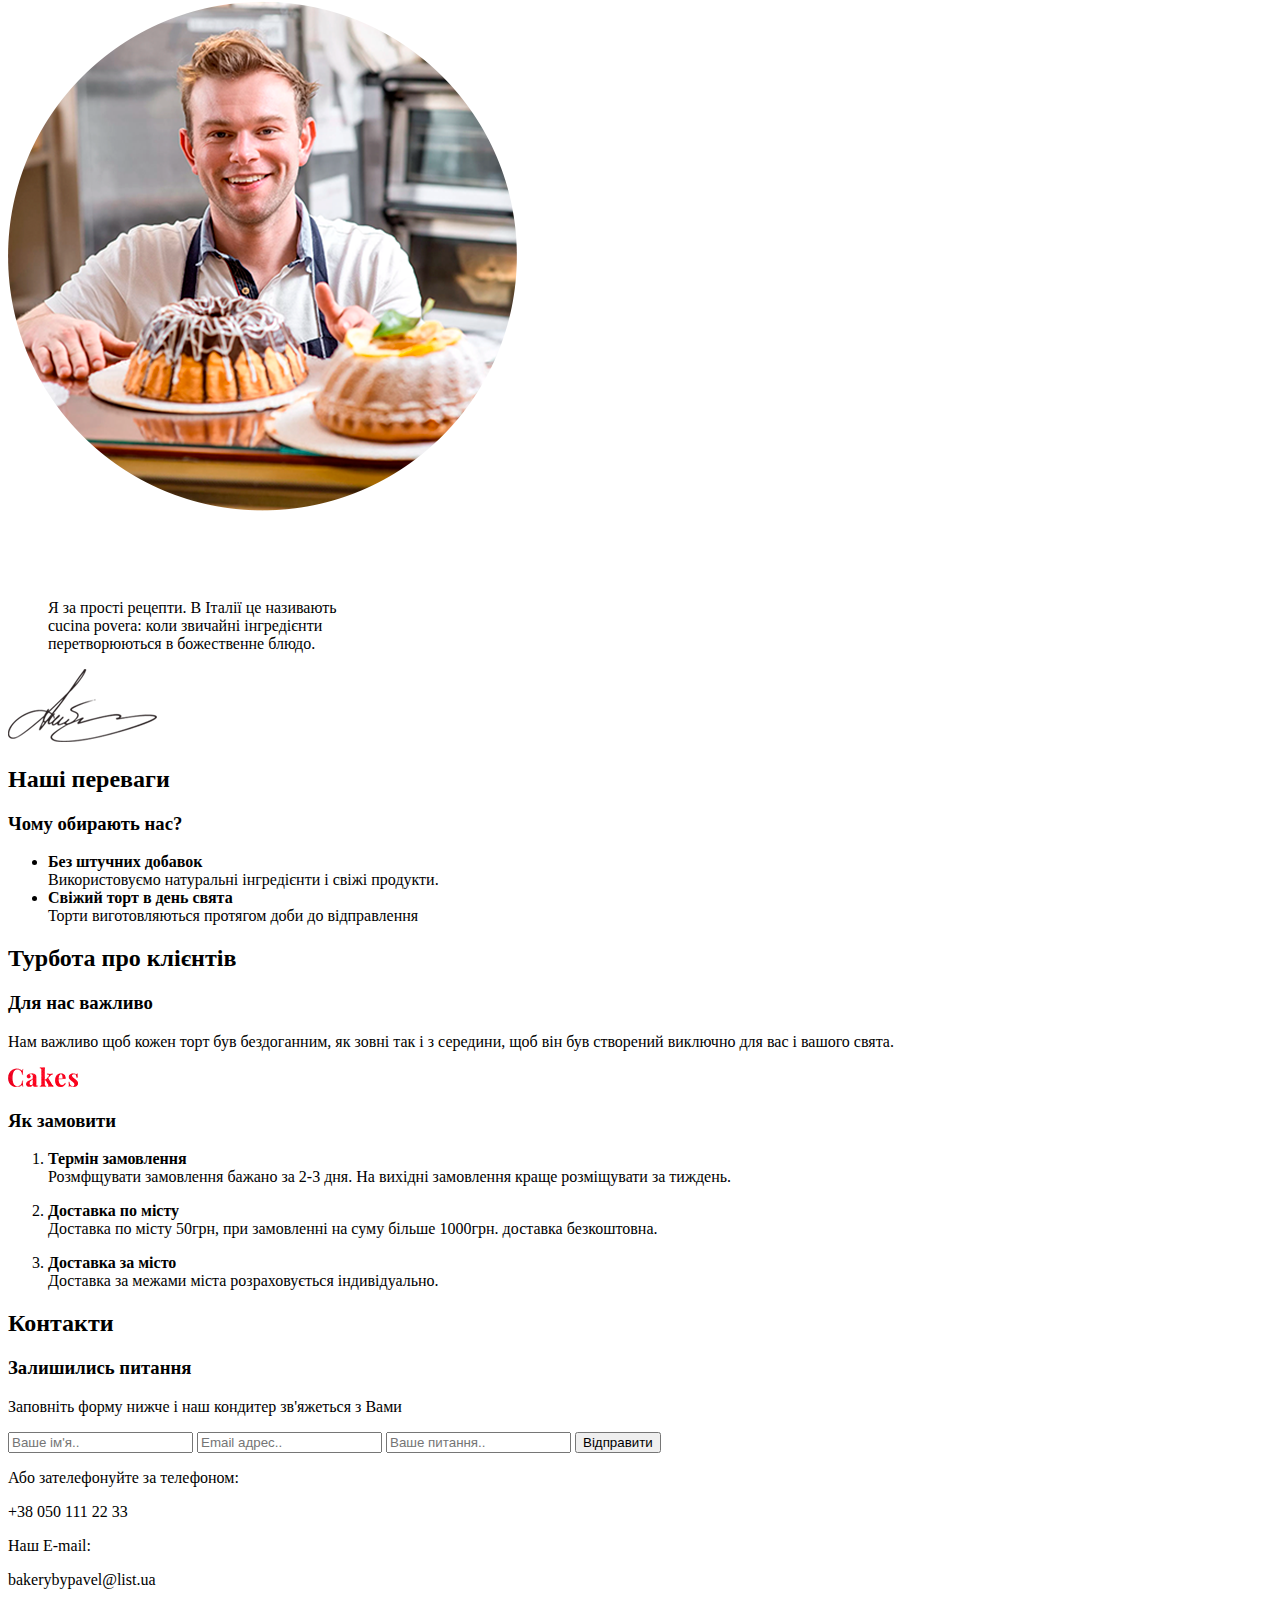
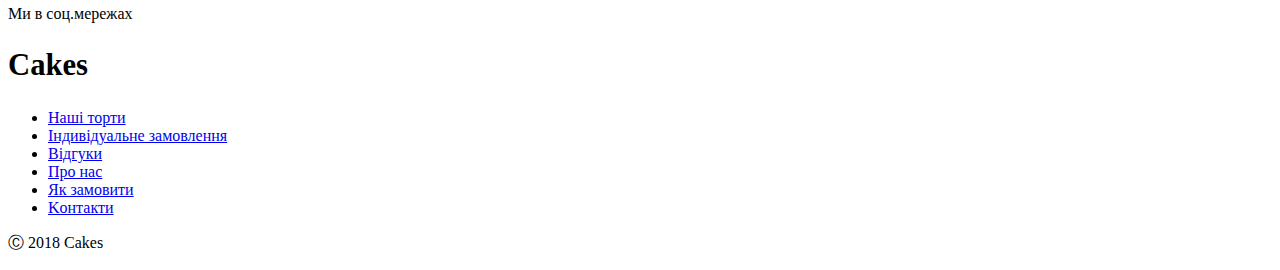
<file: cake_keksbi.html>
<!doctype html>
<html>

<head>
    <meta charset="UTF-8">
    <title>
        Cakes to order
    </title>
    <link rel="stylesheet" type="text/css" href="https://github.com/mberestovska/Cake-site/blob/master/cake_keksbi_2%5D.css">
    <link href="https://fonts.googleapis.com/css?family=Indie+Flower|Ruslan+Display" rel="stylesheet">
    

</head>


<body>
    <!--HEADER-->
    <header>
        <div class="container m-30-a">
            <h2 style="font-size: 23pt" class="fl-l left-part">Cakes</h2>
            <!--style inside-->
            <div class="main-nav">
                <ul class="navigation">
                    <li><a href="#our-cakes">Наші торти</a></li>
                    <li><a href="#individual-order">Індивідуальне замовлення</a></li>
                    <li><a href="#reviews">Відгуки</a></li>
                    <li><a href="#about-us">Про нас</a></li>
                    <li><a href="#how-to-order">Як замовити</a></li>
                    <li><a href="#contacts">Kонтакти</a></li>
                </ul>
            </div>
            <h2 style="font-size: 15pt" class="fl-r right-part">+38 050 111 22 33</h2>
            <!--style inside-->
            <div class="header-2">
                <h1 class="head-line">Торти на <br>замовлення</h1>
                <h2 class="head-line-2">Ручна робота</h2>
                <button class="choose-cake">ВИБРАТИ ТОРТ</button>


                <div class="features">
                    <ul class="clearfix">
                        <li class="feature-item feature-ingred">Натуральні<br>інгредієнти</li>
                        <li class="feature-item feature-delivery">Доставка безплатно<br> від 1000 грн*</li>
                    </ul>
                    <h2 class="article-title">Наші Торти</h2>
                </div>

            </div>
        </div>
    </header>
    <!-- MAIN PART-->
    <div class="container clearfix m-0-a">
        <div class="ourcakes" id="our-cakes">
            <div class="line1">
                <div class="cake-card classic">
                    <h6>Класичні</h6>
                    <p>24 вида</p>
                    <img class="cake-semple" src="cake_classic.png" alt="Класичний торт, бесквіт, вершковий крем" title="Класичний торт, бесквіт, вершковий крем">
                    <a>Переглянути &nbsp; <img src="arrow.png" alt="Переглянути всі"></a>
                </div>
                <div class="cake-card muss">
                    <h6>Мусові</h6>
                    <p>12 видов</p>
                    <img class="cake-semple" src="cake_muss.png" alt="Муссовий торт" title="Муссовий торт">
                    <a><img src="arrow.png" alt="Переглянути всі"></a>
                </div>
                <div class="cake-card wedding">
                    <h6>Весільні</h6>
                    <p>20 видов</p>
                    <img class="cake-semple" src="cake_wedding.png" alt="Весільний торт" title="Весільний торт">
                    <a><img src="arrow.png" alt="Переглянути всі"></a>
                </div>
            </div>
            <div class="line2">
                <div class="cake-card men">
                    <h6>Чоловікам</h6>
                    <p>12 видов</p>
                    <img class="cake-semple" src="cake_men.png" alt="Чоловікам" title="Чоловікам">
                    <a><img src="arrow.png" alt="Переглянути всі"></a>
                </div>
                <div class="cake-card women">
                    <h6>Жінкам</h6>
                    <p>16 видов</p>
                    <img class="cake-semple" src="cake_women.png" alt="Жінкам" title="Жінкам">
                    <a><img src="arrow.png" alt="Переглянути всі"></a>
                </div>
                <div class="cake-card kids">
                    <h6>Дітям</h6>
                    <p>18 видов</p>
                    <img class="cake-semple" src="cake_kids.png" alt="Дітям" title="Дітям">
                    <a><img src="arrow.png" alt="Переглянути всі"></a>
                </div>
            </div>
        </div>
    </div>

    <div class="container clearfix m-30-a h-1850" id="individual-order">
            <h2 class="article-title t-a-center">Індивідуальне замовлення</h2>
            <h2 class="t-a-center">Зберіть власний торт в 3 кроки</h2>
            <div class="article">
                <div class="step step-1">
                    <div class="part1">
                        <p class="number">01</p>
                        <p class="text">Оберіть<br>начинку</p>
                    </div>
                    <div class="part2">
                        <div class="side-btn btn-left btn-left-move"></div>
                        <div class="karusel-1">
                            <ul class="slider">
                                <li class="cake-1">
                                    <img src="chocolate.png" alt="Шоколадний ганаш" class="cake-photo photo-1">
                                </li>
                                <li class="cake-1">
                                    <div class="description">
                                        <h3>Шоколадний ганаш</h3>
                                        <p>Ароматний шоколадний бісквіт, густий шоколадний крем
                                            – найбільш шоколадний зі всіх можливих десертів!
                                        </p>
                                        <h3 class="price">200 грн за кг.</h3>
                                    </div>
                                </li>
                                <li class="cake-2">
                                    <img src="redvelvetcake.jpg" alt="Red velvet cake" class="cake-photo photo-2">
                                </li>
                                <li class="cake-2">
                                    <div class="description">
                                        <h3>Вершковий сир</h3>
                                        <p>Червоний бархатний бесквіт з начинкою з вершкового сиру</p>
                                        <h3 class="price">230 грн за кг.</h3>
                                    </div>
                                </li>
                                <li class="cake-3">
                                    <img src="cake-3.jpg" alt="Cream-Filled Strawberry-Brownie Cake" class="cake-photo photo-3">
                                </li>
                                <li class="cake-3">
                                    <div class="description">
                                        <h3>Полуниця Маскарпоне</h3>
                                        <p>Ванільний корж начинений свіжою полуницею та збитим маскарпоне. Це ідеальне
                                            поєднання ягід та кремового тортика.</p>
                                        <h3 class="price">250 грн за кг.</h3>
                                    </div>
                                </li>
                            </ul>
                        </div>
                        <div class="side-btn btn-right btn-right-move"></div>
                    </div>
    
                </div>
    
                <div class="step step-2">
                    <div class="part1">
                        <p class="number">02</p>
                        <p class="text">Розмір</p>
                    </div>
                    <div class="part4">
                        <ul class="clearfix">
                            <li class="cake-size size-1">17-18 см (1кг - 6 персон)</li>
                            <li class="cake-size size-2">23-24 см (10-12 персон)</li>
                            <li class="cake-size size-3">Два яруси 25 і 20 см (15-20 персон)</li>
                            <li class="cake-size size-4">Три яруси 30, 25 і 18 см (25-30 персон)</li>
                        </ul>
                    </div>
                </div>
    
                <div class="step step-3">
                    <div class="part1">
                        <p class="number">03</p>
                        <p class="text">Оформлення</p>
                    </div>
                    <div class="part5">
                        <div class="side-btn btn-left move-left"></div>
                        <div class="karusel-2 clearfix">
                            <ul>
                                <li class="topping-choise topping-1"><span>Ягідне асорті<br><b>200грн за кг</b></span></li>
                                <li class="topping-choise topping-2"><span>Маршмеллоу<br><b>150 грн за кг</b></span></li>
                                <li class="topping-choise topping-3"><span>Хрусткі горішки<br><b>200грн за кг</b></span></li>
                                <li class="topping-choise topping-4"><span>Шоколадне обрамлення<br><b>200грн за кг</b></span></li>
                                <li class="topping-choise topping-5"><span>Спокусливі квіти<br><b>200грн за кг</b></span></li>
                                <li class="topping-choise topping-6"><span>Улюблені герої<br><b>200грн за кг</b></span></li>
                                <li class="topping-choise topping-7"><span>Кремові рози<br><b>200грн за кг</b></span></li>
                            </ul>
                        </div>
                        <div class="side-btn btn-right move-right"></div>
                    </div>
                    <div class="part6">
                        <h3 class="sub-title">Ваш вибір</h3>
                        <!--ADD STYLE to that element-->
                        <div class="order-form">
                            <form>
                                <label for="cake">Начинка</label><br><br>
                                <input type="text" id="cake" name="cake">
                            </form>
                            <form>
                                <label for="size">Розмір</label><br><br>
                                <input type="text" id="size" name="size">
                            </form>
                            <form>
                                <label for="topping">Оформлення</label><br><br>
                                <input type="text" id="topping" name="topping">
                            </form>
                            <form>
                                <input type="submit" value="Замовити" class="order">
                            </form>
                        </div>
                    </div>
                </div>
            </div>
    </div>

    <div class="container review h-400 m-0-a" id="reviews">
        <h2>Відгуки</h2>
        <div class="show-review">
            <div class="side-btn btn-left"></div>
            <div>
                <dl>
                    <dt>
                        <img src="review.png" alt="Фото з профілю">
                    </dt>
                    <dd>
                        <h3>Марія</h3>
                        <p>юрист, 33 роки</p>
                        <br>
                        <p>Замовляла торт брауні на увілей чоловіка. Гості були в захваті. Окреме дякую за вчасну
                            доставку. Тепер будемо замовляти торти тільки у вас для наших сімейний святкувань.&nbsp;<a>Повністю</a></p>
                    </dd>
                </dl>
            </div>
            <div class="side-btn btn-right"></div>
        </div>
    </div>

    <div class="container about-us m-0-a" id="about-us">
        <div class="column column-1">
            <h2>Про нас</h2>
            <h3>Про кондитера</h3>
            <h4>Кондитер - як покликання</h4>
            <p>Павло - професійний кухар в різних гастрономічних областях, але одного разу його серце підкорило
                кондитерське мистецтво. З ранніх років він захоплювався витонченою майстерністю і звернувся до своїх
                талантів як кондитер.</p>
            <h4>Принцип - натуральні інгредієнти</h4>
            <p>Сьогодні Павло радує виробами не тільки близьких, але і тих, хто вважає за краще якісну продукцію для
                торжества, а головним принципом є вибір натуральних інгредієнтів.</p>
            <div class="social-icons">
                <div class="social instagram"><a href="#instagram_page"></div>
                <div class="social vk"><a href="#vk_page"></a></div>
                <div class="social twitter"><a href="#twitter_page"></a></div>
            </div>
        </div>
        <div class="column">
            <img src="chef.png" alt="Наш шеф" title="Наш шеф">
        </div>
    </div>

    <div class="container quote m-0-a">
        <img src="right-quote.png">
        <blockquote>Я за прості рецепти. В Італії це називають<br>cucina povera: коли звичайні інгредієнти<br>перетворюються
            в божественне блюдо.</blockquote>
        <img src="signature.png" alt="Підпис шефа">
    </div>

    <div class="container-full-w features-1">
        <div class="container our-features m-0-a">
            <h2>Наші переваги</h2>
            <h3>Чому обирають нас?</h3>
            <div class="block-features">
                <ul class="clearfix">
                    <li class="item item-product"><b>Без штучних добавок</b><br>Використовуємо натуральні інгредієнти і
                        свіжі продукти.</b></li>
                    <li class="item item-cake"><b>Свіжий торт в день свята</b><br>Торти виготовляються протягом доби до
                        відправлення</li>
                </ul>
            </div>
        </div>
        <div class="block-clients container m-0-a">
            <div class="client">
                <h2>Турбота про клієнтів</h2>
                <h3>Для нас важливо</h3>
                <p>Нам важливо щоб кожен торт був бездоганним, як зовні так і з середини, щоб він був створений
                    виключно
                    для вас і вашого свята.</p>
            </div>
        </div>
    </div>

    <div class="container-full-w how-to-order" id="how-to-order">
        <div class="card-logo">
            <img src="logo_cakes.png" alt="logo-CAKES">
        </div>
        <div class="block-how">
            <h3>Як замовити</h3>
            <ol>
                <li>
                    <p><b>Термін замовлення</b><br>
                        Розмфщувати замовлення бажано за 2-3 дня.
                        На вихідні замовлення краще розміщувати за тиждень.</p>
                </li>
                <li>
                    <p><b>Доставка по місту</b><br>Доставка по місту 50грн, при замовленні на суму більше 1000грн.
                        доставка безкоштовна.</p>
                </li>
                <li>
                    <p><b>Доставка за місто</b><br>Доставка за межами міста розраховується індивідуально.</p>
                </li>
            </ol>
        </div>
    </div>

    <div class="container-full-w contacts-1">
        <div class="container contacts" id="contacts">
            <div>
                <h2>Контакти</h2>
                <h3>Залишились питання</h3>
                <p>Заповніть форму нижче і наш кондитер зв'яжеться з Вами</p>
                <form class="sent-mail">
                    <input type="text" name="name_input" placeholder="Ваше ім'я..">
                    <input type="text" name="name_input" placeholder="Email адрес..">
                    <input type="text" name="name_input" placeholder="Ваше питання..">
                    <input type="submit" value="Відправити" class="order">
                </form>
            </div>
            <div class="right-side">
                <p>Або зателефонуйте за телефоном:</p>
                <p>+38 050 111 22 33</p>
                <p>Наш E-mail:</p>
                <p>bakerybypavel@list.ua</p>
                <p>Ми в соц.мережах</p>
                <div class="social-icons">
                    <div class="social instagram"><a href="#instagram_page"></div>
                    <div class="social vk"><a href="#vk_page"></a></div>
                </div>
            </div>
        </div>
    </div>

    <footer>
        <div class="container m-0-a page-footer">
            <h2 style="font-size: 23pt" class="fl-l left-part p-25-0">Cakes</h2>
            <div class="main-nav p-25-0">
                <ul class="navigation">
                    <li><a href="#our-cakes">Наші торти</a></li>
                    <li><a href="#individual-order">Індивідуальне замовлення</a></li>
                    <li><a href="#reviews">Відгуки</a></li>
                    <li><a href="#about-us">Про нас</a></li>
                    <li><a href="#how-to-order">Як замовити</a></li>
                    <li><a href="#contacts">Kонтакти</a></li>
                </ul>
            </div>
            <div class="fl-r social-footer">
                <div class="social instagram"><a href="#instagram_page"></div>
                <div class="social vk"><a href="#vk_page"></a></div>
            </div>
            <div class="line"></div>
            <p class="copyright">&#9400; 2018 Cakes</p>
        </div>
    </footer>
    <script>

      // for step 1
        var widthBlock1 = 335; // ширина изображения
        var count = 2; // количество изображений(як в масиві)

        var carousel = document.querySelector('.part2');
        var list = carousel.querySelector('ul');
        var listElems = carousel.querySelectorAll('li');

        var position = 0; // текущий сдвиг влево
        carousel.querySelector('.btn-left-move').onclick = function () {
            // сдвиг влево
            // последнее передвижение влево может быть не на 3, а на 2 или 1 элемент
            position = Math.min(position + widthBlock1 * count, 0)
            list.style.marginLeft = position + 'px';
        };
        carousel.querySelector('.btn-right-move').onclick = function () {
            // сдвиг влево
            // последнее передвижение влево может быть не на 3, а на 2 или 1 элемент
            position = Math.max(position - widthBlock1 * count, -widthBlock1 * (listElems.length - count));
            list.style.marginLeft = position + 'px';
        };

        // for step 3
        var widthBlock2 = 420;
        
        var carousel2 = document.querySelector('.part5');
        var secondList = carousel2.querySelector('ul');
        var secondListElems = carousel2.querySelectorAll('li');
        var position = 0; // текущий сдвиг влево
        carousel2.querySelector('.move-left').onclick = function () {
            // сдвиг влево
            // последнее передвижение влево может быть не на 3, а на 2 или 1 элемент
            position = Math.min(position + widthBlock2 * count, 0)
            secondList.style.marginLeft = position + 'px';
        };
        carousel2.querySelector('.move-right').onclick = function () {
            // сдвиг влево
            // последнее передвижение влево может быть не на 3, а на 2 или 1 элемент
            position = Math.max(position - widthBlock2 * count, -widthBlock2 * (secondListElems.length - count));
            secondList.style.marginLeft = position + 'px';
        };

        // for the form 
        var carousel = document.querySelector('.part4');
            var cakeSize = '';
            var formSize = document.getElementById('size');

            carousel.querySelector('.size-1').onclick = function () {
            cakeSize = '17-18 см (1кг - 6 персон)';
            return formSize.value = cakeSize;
            };
            carousel.querySelector('.size-2').onclick = function () {
            cakeSize = '23-24 см (10-12 персон)';
            return formSize.value = cakeSize;
            };
            carousel.querySelector('.size-3').onclick = function () {
            cakeSize = 'Два яруси 25 і 20 см (15-20 персон)';
            return formSize.value = cakeSize;
            };
            carousel.querySelector('.size-4').onclick = function () {
            cakeSize = 'Три яруси 30, 25 і 18 см (25-30 персон)';
            return formSize.value = cakeSize;
            };
            
            // cake type
            var type = document.querySelector('.step-1');
            var cakeType = '';
            var formType = document.getElementById('cake');

            type.querySelector('.cake-1').onclick = function () {
                cakeType = 'Шоколадний ганаш';
                return formType.value = cakeType;
            };
            type.querySelector('.cake-2').onclick = function () {
                cakeType = 'Вершковий сир';
                return formType.value = cakeType;
            };
            type.querySelector('.cake-3').onclick = function () {
                cakeType = 'Полуниця Маскарпоне';
                return formType.value = cakeType;
            };

            //cake topping
            var Topping = document.querySelector('.step-3');
            var cakeTopping = '';
            var formTopping = document.getElementById('topping');
        
            Topping.querySelector('.topping-1').onclick = function () {
                cakeToppinge = 'Ягідне асорті';
                return formTopping.value = cakeToppinge;
            };
            Topping.querySelector('.topping-2').onclick = function () {
                cakeToppinge = 'Маршмеллоу';
                return formTopping.value = cakeToppinge;
            };
            Topping.querySelector('.topping-3').onclick = function () {
                cakeToppinge = 'Хрусткі горішки';
                return formTopping.value = cakeToppinge;
            };
            Topping.querySelector('.topping-4').onclick = function () {
                cakeToppinge = 'Шоколадне обрамлення';
                return formTopping.value = cakeToppinge;
            };
            Topping.querySelector('.topping-5').onclick = function () {
                cakeToppinge = 'Спокусливі квіти';
                return formTopping.value = cakeToppinge;
            };
            Topping.querySelector('.topping-6').onclick = function () {
                cakeToppinge = 'Улюблені герої';
                return formTopping.value = cakeToppinge;
            };
            Topping.querySelector('.topping-7').onclick = function () {
                cakeToppinge = 'Кремові рози';
                return formTopping.value = cakeToppinge;
            };

    </script>
</body>

</html>
</file>
<file: cake_keksbi_2.css>
body{
    background-color:#fbebea;
    margin: 0 auto;
    padding: 0;
    width: 1366px;
    height: auto;
    color: #2d2829;
    font-size: 13pt;
    font-family: 'times new roman';
}
/*font-family: 'Ruslan Display', cursive; - for main text
font-family: 'Indie Flower', cursive;*/
.clearfix/*::after*/ {
    content: "";
    /*display: table;*/
    clear: both;
}
.fl-l {
    float: left;
}

.fl-r {
    float: right; 
}

.m-0-a {
    margin: 0 auto;
}
.h-1850 {
    height: 1850px;
}
.h-400 {
    height: 400px;
}
.t-a-center {
    text-align: center;
}

a {
    text-decoration: none;
} 
ul {
    padding: 0;
    margin: 0;
    list-style: none;
}
h2 {
    font-size: 40pt;
    font-family: 'Indie Flower', cursive;
    font-style: initial;
}
.container{
    width: 90%;
}
.article-title {
    font-family: 'times new roman';
}

header {
    width: 100%;
    height: 1022px;
    background-image: url("cake_photo.png"),
                      url("111.png"),
                      url("222.png"),
                      url("333.png");
    background-repeat: no-repeat;
    background-position: 100% 50px,
                        45% 100px,
                        40% 350px,
                        30% 460px;
}
.header-1 {
    height: auto;
    width: 100%;
    display: flex;
    flex-flow: row nowrap;
    justify-content: space-between;
    align-items: baseline;

}
.left-part, .main-nav, .right-part {
    display: inline-block;
    margin-top: 0;
    margin-bottom: 0;
}
.right-part{
    margin-top: 13px;
}
.text-logo {
    font-size: 23pt;
}
.number-header {
    font-size: 18pt;
}
.navigation li {
    display: inline;
    font-size: 13pt;
    text-transform: uppercase;
    padding-right: 20px;
   
}
.navigation li:last-child {
    padding-right: 0;
}
.navigation a {
    color: #2d2829;
}
.navigation a:hover {
    color: red;
}

.navigation {
    width: 930px;
}

.head-line-2 {
   margin-top: 0;
   margin-bottom: 0;
   font-size: 36pt;
}

.head-line {
    font-size: 78pt;
    margin-bottom: 0;
}

.choose-cake, .order {
    background-color: #f50049;
    color: white; 
    width: 225px;
    height: 50px;
    border: none;
    border-radius: 50px;
    margin-top: 150px;
    margin-bottom: 50px;
    font-family: 'times new roman';
}

.choose-cake:hover, .order:hover {
   box-shadow: 0 7px 5px #fca9bb;
}
.choose-cake:active, .order:active{
    transform: translateY(5px);
}
.feature-item {
    position: relative;
    text-align: left;
    padding-left: 60px;
    padding-top: 10px;
    float: left;
}
.features {
    padding-top: 90px;
}
.features li:first-child{
    padding-right: 50px;
}
.feature-item::before {
    content: "";
    position: absolute;
    top: 0;
    left: 0px;
    width: 55px;
    height: 55px;
    background-repeat: no-repeat;
}
.feature-ingred::before {
    background-image: url("icon_ingred.png");
    
}
.feature-delivery::before {
    background-image: url("icon_delivery.png");
}
.features h2 {
    text-align: left;
    margin-top: 130px;
}
.ourcakes {
    display: flex;
    height: 1350px;
    flex-flow: column nowrap;
}
.line1, .line2  {
    display: flex;
    flex-flow: column wrap;
    height: 660px;
}

.cake-card {
   background: #ffffff;
   position: relative;
   margin: auto;
   box-shadow: 5px 5px 5px lightslategray;
}
.classic, .kids {
   width: 690px;
   height: 640px;
}
.muss, .wedding, .men, .women {
    width: 500px;
    height: 300px;
}
h6, p{
    margin: 0;
}
.ourcakes h6 {
    font-size: 24pt;
    margin-left: 50px;
    margin-top: 35px;
}
.ourcakes p {
    font-size: 20pt;
    color: #6c6869;
    margin-left: 50px;
}
.kids{
    background: #f3f3f5;
    order: 5;
}
.muss{
    order: 1;
}
.wedding{
    order: 2;
}
.men{
    order: 3;
}
.women {
    order: 4;
}
.ourcakes a {
    position: absolute;
    bottom: 30px;
    right: 50px;
}

.ourcakes a:hover {
    border: 1px solid #f50049;
    border-radius: 50px;
    box-shadow:3px 3px 3px #f50049;
}

.cake-semple {
    position: absolute;
    bottom: 50px;
    right: 15px;
}
.article {
    display: flex;
    flex-flow: column nowrap;
}
.step {
    background: #ffffff;
    margin: auto;
    height: 400px;
    width: 1220px;
    margin-bottom: 30px;
}

.number, .text {
    color: #f50049;
    margin: 10px;
}
.number {
    font-size: 60pt;
}
.text {
    font-size: 30pt;
}
.step img {
    width: 345px;
    height: auto;
}
.step-1, .step-2, .step-3 {
    display: flex;
    flex-flow: row nowrap;
    /*justify-content: space-between;*/
    align-items: center;
}
.part1 {
    width: 160px;
    align-self: flex-start;
}

.step-1 .part1 {
    padding-right: 120px;
}
.karusel-1 {
    width: 670px; 
    overflow: hidden;
    height: 270px;
    position: relative;
    margin: 0 15px;
}
.description {
    width: 300px;
    margin-left: 30px;
}
.description p {
    font-size: 16pt;
    width: 280px;
}
.description h3 {
    padding: 0;
}
.slider{
    transition: margin-left 250ms;
    width: 3000px; /* CHANGE HERE IF MORE ELEMENTS IN THE LIST*/
    height: 260px;
}
.slider li {
    float: left;
    position: relative;
    padding: 0;
    margin: 0;
}
.slider img:active {
    border: 2px solid white;
    box-shadow: 0 0 15px lightgrey;
}
.part2, .part5{
    display: flex;
    flex-flow: row nowrap;
    align-items: center;
}
.side-btn {
    border: 3px solid grey;
    width: 20px;
    height: 20px;
    transform: rotate(45deg);
}

.btn-left {
    border-top-color: transparent;
    border-right-color: transparent;
}
.btn-right {
    border-bottom-color: transparent;
    border-left-color: transparent;
}
.btn-right:hover{
    border-top-color: #f50049;
    border-right-color: #f50049;
}
.btn-left:hover {
    border-bottom-color: #f50049;
    border-left-color: #f50049;
}
.part4{
    margin-right: 80px;
}
.cake-size {
    position: relative;
    float: left;
    width: 200px;
    padding-top: 210px;
    padding-right: 40px;
    text-align: center;
}

.cake-size::before {
    content: "";
    position: absolute;
    background-repeat: no-repeat;
}
.size-1::before {
    background-image: url("r1.png");
    background-position:50% 50%;
    width: 115px;
    height: 115px;
    top: 45px;
    left: 45px;   
}

.size-2::before {
    background-image: url("r2.png");
    background-position: 50% 50%;
    width: 160px;
    height: 160px;
    top: 20px;
    left: 20px;
}
.size-3::before {
    background-image: url("r3.png"),
                      url("r3-1.png") ;
    background-position: 50% 50%, 50% 50%;
    width: 175px;
    height: 175px;
    top: 15px;
    left: 15px;
}
.size-4::before {
    background-image: url("r4-1.png"),
                      url("r4-2.png"),
                      url("r4-3.png") ;
    background-position: 50% 50%, 50% 50%, 50% 50%;
    width: 205px;
    height: 205px;
    top: 0;
    left: 0;
}
.cake-size:hover::before,  .cake-size:active::before{
    border: 2px solid white;
    box-shadow: 0 0 15px lightgrey;
    border-radius: 50%;
}
.cake-size::after {
    content: "";
    position: absolute;
    background-repeat: no-repeat;
    top: 35%;
    left: 35%;
    width: 40px;
    height: 40px;
    background-repeat: no-repeat;
}
.size-1::after {
    background-image: url("1kg.png");
    top: 40%;
    
}
.size-2:after {
    background-image: url("2.png");
    top: 40%;
}
.size-3:after {
    background-image: url("5.png");
}
.size-4:after {
    background-image: url("8.png");
}
.part5 {
    width: 970px;
    margin: 0 auto;
    height: 60%;
    display: flex;
    flex-flow: row nowrap;
}
.part5 ul {
    height: 330px;
    width: 3000px;
}
.karusel-2 {
    width: 800px; 
    overflow: hidden;
    height: 335px;
    position: relative;
    margin: 0 15px;
}
.topping-choise {
    position: relative;
    float: left;
    width: 400px;
    height: 330px;
    padding-right: 20px;
    text-align: center;
    vertical-align: bottom;
    font-size: 16pt;
}
.topping-choise span {
    position: absolute;
    bottom: 0;
    left: 149px;
}
.topping-1 {
    margin-right: 20px;
}
.topping-choise::before {
    content: "";
    position: absolute;
    background-repeat: no-repeat;
    width: 300px;
    height: 230px;
    top: 0px;
    left: 60px;
}
.topping-1::before{
    background-image: url("example1.png");

}
.topping-2::before{
    background-image: url("example2.png");
}
.topping-3::before{
    background-image: url("nuts.jpg");
}
.topping-4::before{
    background-image: url("Chocolate-Cage-3.jpg");
}
.topping-5::before{
    background-image: url("flowers.jpg");
}
.topping-6::before{
    background-image: url("cartoon.jpg");
}
.topping-7::before{
    background-image: url("cream_roses.jpg");
}
.topping-4 span {
    left: 100px;
}

.topping-choise:hover, .topping-choise:active {
    box-shadow: 0 0 10px lightslategray; 
}
.step-3 {
    flex-wrap: wrap;
    height: 700px;
    padding-bottom: 50px;
}
.step-3>.part1{
    width: 220px;
    margin-right: 30px;
    background-image: url("444.png");
    background-repeat: no-repeat;
    height: 490px;
    background-position: bottom;
}

.order-form {
    display: flex;
    flex-flow: row nowrap;
    justify-content: space-around;
    align-items: center;
    width: 1220px;
}
label{
    color: #f50049;
    font-family: 'Indie Flower', cursive;
    font-size: 16pt;
}
input[type="text"] {
    border:none;
    border-bottom: 2px solid #c1b0af;
    font-size: 16pt;
    line-height: 20pt;
}
.order {
    font-size: 14pt;
    text-transform: uppercase;
    margin-top: 40px;
}
.sub-title {
    font-size: 20pt;
    padding-left: 50px;
}
.show-review {
    display: flex;
    flex-flow: row nowrap;
    width: 840px;
    margin: 0 auto;
}
.show-review h3 {
    margin-bottom: 5px;
}
.show-review .side-btn {
    align-self: center;
}
.show-review img {
    width: 200px;
    height: auto;
}
.review-photo-2 {
    border-radius: 50%;
}
.review-conteiner {
    width: 700px;
    height: 215px;
    overflow: hidden;
    position: relative;
}
.review-list {
    width: 5000px;
    height: 220px;
    transition: margin-left 250ms;
}
.review-list li {
    float: left;
    padding: 5px;
    display: flex;
    width: 690px;
}

.review-part {
    width: 450px;
    margin-left: 30px;
}
/* this part was temporary removed 
.show-review dl {
    width: 770px;
    height: 200px;
    margin: 0;
    padding: 0;
    position: relative;
    top: 0;
    overflow: hidden;
}
.show-review dt {
    margin: 0;
    width: 210px;
    padding-left: 20px;
}
.show-review dd {
    position: absolute;
    top: 0;
    left: 250px;
    width: 500px;
    min-height: 100px;
    margin: 0;
    font-size: 16px;
}
.show-review dd + dt {
    margin-top: 70px;
}
.show-review dd p {
    width: 500px;
}
*/
.show-review a {
    color: #f50049;
    text-decoration: underline;
    font-style: italic;
}
.about-us {
    position: relative;
    display: flex;
    flex-flow: column wrap;
    height: 500px;
    justify-content: space-between;
    align-items: center;
}
.about-us img {
    width: 450px;
    height: auto;
    display: block;
    margin: auto;
}
.column {
    width: 550px;
}
.column-1 {
    justify-content: flex-start;
}
.column-1 h2 {
    margin-top: 0px;
}
.social {
    display: inline-block;
    position: relative;
    width: 50px;
    height: 50px;
    border-radius: 50px;
    background-color: white;
    margin-top: 20px;
    margin-left: 10px;
    margin-right: 10px;
    background-repeat: no-repeat;
}
.instagram {
    background-image: url("instagram.png");
    background-position: 50%;
}
.vk {
    background-image: url("vk.png");
    background-position: 2px 8px;
}
.twitter {
    background-image: url("twitter.png");
    background-position: 14px 16px;
}
.social:hover {
    box-shadow: 0 0 5px #6c6869;
}
.quote {
    height: 300px;
    position: relative;
}
.quote img {
    margin: 20px auto;
    display: block;
}
.quote img:first-child {
    width: 70px;
    height: auto;
}
blockquote {
    width: 500px;
    margin: 20px auto;
    font-style: italic;
    font-weight: bold;
    font-size: 18pt;
    text-align: center;
}
.container-full-w {
    width: 100%;
}

.features-1 {
    background-image: url("il_1.png"),
                      url("il_2.png"),
                      url("il_4.png"),
                      url("il_5.png"),
                      url("fruit_plate.png");
    background-repeat: no-repeat;
    background-position: 340px 60px, 380px 580px, 85px 0, 9px 120px, 0px 110px;
}
.our-features {
    height: 640px;
    position: relative;
}
.our-features h2, .our-features h3 {
    text-align: center;
}

.block-features {
    float: right;
    margin-right: 150px;
    position: relative;
}
.item {
    padding-left: 90px;
    padding-bottom: 50px;
    padding-top: 50px;
}
.item::before {
    position: absolute;
    content: "";
    width: 60px;
    height: 60px;
    background-repeat: no-repeat;
}
.item-product::before {
    background-image: url("icon_ingred.png");
    top: 40px;
    left: 0;
    
}
.item-cake::before {
    background-image: url("icon_cake.png");
    top: 178px;
    left: -14px;
    width: 85px;
}
.block-clients {
    height: 660px;
    background-repeat: no-repeat;
    background-image: 
    url("cake.png"),
    url("il_3.png"), 
                      url("plate.png");
    background-size: 455px auto, 470px auto, 500px auto;
    background-position:  655px 107px, 641px 0px, 625px 85px;
}
.client {
    width: 430px;
    float: left;
}
.how-to-order {
    background: #e5363f;
    height: 700px;
    position: relative;
    background-image: url(gift.png);
    background-repeat: no-repeat;
    color: #ffffff;
}
.block-how {
    float: right;
    margin-right: 50px;
}
/*style for numbers in the list */
.block-how li{
    list-style: none;
    vertical-align: middle;
    font-size: 18pt;
    margin: 15px;
}
.block-how ol {
    counter-reset: myCounter;
    width: 480px;
    padding: 0;
    margin: 0;
}
.block-how li::before {
    counter-increment: myCounter;
    content:counter(myCounter);
    color: white;
    line-height: 100px;
    font-size: 60pt;
    font-weight: bold;
    position: relative;
    float: left;
}
.block-how p {
    padding-left: 55px;
}
.block-how h3 {
    margin: 0;
    margin-top: 100px;
    margin-bottom: 25px;
    font-size: 40pt;
}
.card-logo {
    width: 128px;
    height: 128px;
    background-image: url("card.png");
    background-repeat: no-repeat;
    position: relative;
    top: 180px;
    left: 440px;
    display: inline-block;
}
.card-logo img {
    position: relative;
    top: 45px;
    left: 29px;
}
.contacts-1 {
    height: 840px;
    background-image: url("strawberry.png");
    background-repeat: no-repeat;
    background-position: bottom right;
}
.contacts {
    display: flex;
    flex-flow: row nowrap;
    justify-content: space-around;
}

form {
    display: flex;
    flex-flow: column nowrap;
    margin-top: 40px;
}
.sent-mail input[type="text"] {
    width: 550px;
    box-sizing: border-box;
    height: 30px;
    padding: 9px 15px;
    font: inherit;
    color: inherit;
    background: transparent;
    border-bottom: 2px solid #d5d5d5;
    float: right;
    margin-bottom: 10px;
    margin-top: 10px;
}
.right-side {
    align-self: center;
    margin-top: 60px;
}
.right-side p {
    margin: 15px 0;
}
.right-side div {
    margin-top: 0;
}

footer{
    height: 160px;
    background: #e8e8e8;
}
.social-footer .social {
    background-color: inherit;
    border: none;
}
.p-25-0 {
    padding: 25px 0;
}
.line {
    border: 1px solid #afafaf;
    margin-top: 10px;
}
.copyright {
    color: #afafaf;
    text-align: center;
    margin: 10px;
    font-size: 16pt;
    font-weight: bold;
}
</file>
<file: cake-600.css>
body {
    max-width: 320px;
    height: auto;
    background-color:#fbebea;
    margin: 0 auto;
    padding: 0;
    color: #2d2829;
    font-family: 'times new roman';
    font-size: 8pt;
    line-height: 10pt;
}
.clearfix::after {
    content: "";
    display: table;
    clear: both;
}
.fl-l {
    float: left;
}

.fl-r {
    float: right; 
}
.m-30-a {
    margin: 30px auto;
}
.m-0-a {
    margin: 0 auto;
}
.t-a-center {
    text-align: center;
}
a {
    text-decoration: none;
    color: inherit;
}
ul {
    padding: 0;
    margin: 0;
    list-style: none;
}
h2 {
    font-family: 'Indie Flower', cursive;
}
.container{
    width: 90%;
}
.article-title {
    font-family: 'times new roman';
}
header {
    width: 100%;
    height: 400px;
    background-image: url("cake-header.png");
    background-repeat: no-repeat;
    
}
.header-1 {
    background-color: rgba(236, 77, 144, 0.4);
    padding-top: 0;
    height: 35px;
    
}
.navigation {
    display: none;
}
.number-header {
    display: none;
}
/* modal menu - start */
.popup-open {
    display: block;
    width: 100%;
    
    text-align: center;
    line-height: 20px;
}

.height-open {
    height: 120px;
}
/* modal menu -finished*/

.hamburger-menu {
    display: block;
    height: 5px;
    width: 20px;
    background-color: red;
    float: right;
    margin-top: 15px;
    margin-right: 20px;
}
.hamburger-menu::before,
.hamburger-menu::after {
    content: "";
    display: block;
    width: 20px;
    height: 5px;
    background-color: red;
}

.hamburger-menu::before {
    transform: translate(0, -10px);
}
.hamburger-menu::after {
    transform: translate(0, 5px);
}
.navigation li:hover {
    color: white;
    background-color: rgb(236, 77, 144);
}
.header-2 {
    text-align: center;
}
.choose-cake, .order {
    background-color: #f50049;
    color: white; 
    width: 225px;
    height: 50px;
    border: none;
    border-radius: 50px;
    margin-top: 10px;
    font-family: 'times new roman';
}

.choose-cake:hover, .order:hover {
   box-shadow: 0 7px 5px #fca9bb;
}
.choose-cake:active, .order:active{
    transform: translateY(5px);
}

.features {
    margin-top: 20px;
}
.feature-item {
    position: relative;
    text-align: left;
    padding-left: 60px;
    padding-top: 10px;
    padding-bottom: 30px;
}

.feature-item::before {
    content: "";
    position: absolute;
    top: 0;
    left: 0;
    width: 55px;
    height: 55px;
    background-repeat: no-repeat;
}
.feature-ingred::before {
    background-image: url("icon_ingred.png");
    
}
.feature-delivery::before {
    background-image: url("icon_delivery.png");
}

.head-line, 
.head-line-2 {
    font-size: 24pt;
    line-height: 28pt;
    color: white;
    text-shadow: 5px 5px 3px #2d2829;
    margin-top: 15px;
}
.head-line-2 {
    font-size: 18pt;
    line-height: 22pt;
    padding-top: 30px; 
}
.ourcakes {
    display: flex;
    flex-flow: column nowrap;
    margin-top: 90px;
}
.cake-card {
    width: 100%;
    height: auto;
    background-color: white;
    font-size: 12pt;
    margin-bottom: 20px;
    box-shadow: 5px 5px 5px lightslategray;
    position: relative;
}
.cake-card h6,
.cake-card p {
    margin: 0;
}
.cake-semple {
    width: 200px;
    height: auto;
}
.ourcakes a {
    position: absolute;
    bottom: 3px;
    right: 10px;
}

.ourcakes a:hover {
    border: 1px solid #f50049;
    border-radius: 50px;
    box-shadow:3px 3px 3px #f50049;
}

.article {
    display: flex;
    flex-flow: column nowrap;
}
.step {
    background: #ffffff;
    margin: auto;
    height: 400px;
    width: 1220px;
    margin-bottom: 30px;
}

.number, .text {
    color: #f50049;
    margin: 10px;
}
.number {
    font-size: 60pt;
}
.text {
    font-size: 30pt;
}
.step img {
    width: 345px;
    height: auto;
}
.step-1, .step-2, .step-3 {
    display: flex;
    flex-flow: row nowrap;
    align-items: center;
}
.part1 {
    width: 160px;
    align-self: flex-start;
}

.step-1 .part1 {
    padding-right: 120px;
}
.karusel-1 {
    width: 670px; 
    overflow: hidden;
    height: 270px;
    position: relative;
    margin: 0 15px;
}
.description {
    width: 300px;
    margin-left: 30px;
}
.description p {
    font-size: 16pt;
    width: 280px;
}
.description h3 {
    padding: 0;
}
.slider{
    transition: margin-left 250ms;
    width: 3000px; /* CHANGE HERE IF MORE ELEMENTS IN THE LIST*/
    height: 260px;
}
.slider li {
    float: left;
    position: relative;
    padding: 0;
    margin: 0;
}
.slider img:active {
    border: 2px solid white;
    box-shadow: 0 0 15px lightgrey;
}
.part2, .part5{
    display: flex;
    flex-flow: row nowrap;
    align-items: center;
}
.side-btn {
    border: 3px solid grey;
    width: 20px;
    height: 20px;
    transform: rotate(45deg);
}

.btn-left {
    border-top-color: transparent;
    border-right-color: transparent;
}
.btn-right {
    border-bottom-color: transparent;
    border-left-color: transparent;
}
.btn-right:hover{
    border-top-color: #f50049;
    border-right-color: #f50049;
}
.btn-left:hover {
    border-bottom-color: #f50049;
    border-left-color: #f50049;
}
.part4{
    margin-right: 80px;
}
.cake-size {
    position: relative;
    float: left;
    width: 200px;
    padding-top: 210px;
    padding-right: 40px;
    text-align: center;
}

.cake-size::before {
    content: "";
    position: absolute;
    background-repeat: no-repeat;
}
.size-1::before {
    background-image: url("r1.png");
    background-position:50% 50%;
    width: 115px;
    height: 115px;
    top: 45px;
    left: 45px;   
}

.size-2::before {
    background-image: url("r2.png");
    background-position: 50% 50%;
    width: 160px;
    height: 160px;
    top: 20px;
    left: 20px;
}
.size-3::before {
    background-image: url("r3.png"),
                      url("r3-1.png") ;
    background-position: 50% 50%, 50% 50%;
    width: 175px;
    height: 175px;
    top: 15px;
    left: 15px;
}
.size-4::before {
    background-image: url("r4-1.png"),
                      url("r4-2.png"),
                      url("r4-3.png") ;
    background-position: 50% 50%, 50% 50%, 50% 50%;
    width: 205px;
    height: 205px;
    top: 0;
    left: 0;
}
.cake-size:hover::before,  .cake-size:active::before{
    border: 2px solid white;
    box-shadow: 0 0 15px lightgrey;
    border-radius: 50%;
}
.cake-size::after {
    content: "";
    position: absolute;
    background-repeat: no-repeat;
    top: 35%;
    left: 35%;
    width: 40px;
    height: 40px;
    background-repeat: no-repeat;
}
.size-1::after {
    background-image: url("1kg.png");
    top: 40%;
    
}
.size-2:after {
    background-image: url("2.png");
    top: 40%;
}
.size-3:after {
    background-image: url("5.png");
}
.size-4:after {
    background-image: url("8.png");
}
.part5 {
    width: 970px;
    margin: 0 auto;
    height: 60%;
    display: flex;
    flex-flow: row nowrap;
}
.part5 ul {
    height: 330px;
    width: 3000px;
}
.karusel-2 {
    width: 800px; 
    overflow: hidden;
    height: 335px;
    position: relative;
    margin: 0 15px;
}
.topping-choise {
    position: relative;
    float: left;
    width: 400px;
    height: 330px;
    padding-right: 20px;
    text-align: center;
    vertical-align: bottom;
    font-size: 16pt;
}
.topping-choise span {
    position: absolute;
    bottom: 0;
    left: 149px;
}
.topping-1 {
    margin-right: 20px;
}
.topping-choise::before {
    content: "";
    position: absolute;
    background-repeat: no-repeat;
    width: 300px;
    height: 230px;
    top: 0px;
    left: 60px;
}
.topping-1::before{
    background-image: url("example1.png");

}
.topping-2::before{
    background-image: url("example2.png");
}
.topping-3::before{
    background-image: url("nuts.jpg");
}
.topping-4::before{
    background-image: url("Chocolate-Cage-3.jpg");
}
.topping-5::before{
    background-image: url("flowers.jpg");
}
.topping-6::before{
    background-image: url("cartoon.jpg");
}
.topping-7::before{
    background-image: url("cream_roses.jpg");
}
.topping-4 span {
    left: 100px;
}

.topping-choise:hover, .topping-choise:active {
    box-shadow: 0 0 10px lightslategray; 
}
.step-3 {
    flex-wrap: wrap;
    height: 700px;
    padding-bottom: 50px;
}
.step-3>.part1{
    width: 220px;
    margin-right: 30px;
    background-image: url("444.png");
    background-repeat: no-repeat;
    height: 490px;
    background-position: bottom;
}
.order-form {
    display: flex;
    flex-flow: column nowrap;
    justify-content: space-around;
    align-items: center;
    width: 100%;
}
label{
    color: #f50049;
    font-family: 'Indie Flower', cursive;
    font-size: 12pt;
}
input[type="text"] {
    border:none;
    border-bottom: 2px solid #c1b0af;
    font-size: 12pt;
    line-height: 16pt;
    margin-bottom: 15px;
}
.order {
    font-size: 12pt;
    text-transform: uppercase;
   margin-bottom: 20px;
}
.sub-title {
    font-size: 16pt;
    padding-left: 50px;
} 
.show-review {
    display: flex;
    flex-flow: row nowrap;
    width: 80%;
    margin: 0 auto;
}
.show-review h3 {
    margin-bottom: 5px;
}
.show-review .side-btn {
    align-self: center;
}
.show-review img {
    width: 100px;
    height: auto;
}
.review-photo-2 {
    border-radius: 50%;
}
.review-conteiner {
    width: 60%;
    height: auto;
    overflow: hidden;
    position: relative;
}
.review-list {
    width: 5000px;
    height: auto;
    transition: margin-left 250ms;
}
.review-list li {
    float: left;
    padding: 5px;
    display: flex;
    width: 70%;
}

.review-part {
    width: 450px;
    margin-left: 30px;
}
.show-review a {
    color: #f50049;
    text-decoration: underline;
    font-style: italic;
}
#about-us {
    display: flex;
    flex-flow: column nowrap;
}

.column-2 {
    width: 150px;
    margin: 0 auto;
}
.column-2 img {
    width: 150px;
}
.social-icons {
    width: 220px;
    margin: 0 auto 10px;
}
.social {
    display: inline-block;
    position: relative;
    width: 50px;
    height: 50px;
    border-radius: 50px;
    background-color: white;
    margin-top: 20px;
    margin-left: 10px;
    margin-right: 10px;
    background-repeat: no-repeat;
}
.instagram {
    background-image: url("instagram.png");
    background-position: 50%;
}
.vk {
    background-image: url("vk.png");
    background-position: 2px 8px;
}
.twitter {
    background-image: url("twitter.png");
    background-position: 14px 16px;
}
.social:hover {
    box-shadow: 0 0 5px #6c6869;
}
.quote {
    position: relative;
}
.quote img {
    margin: 20px auto;
    display: block;
}
.quote img:first-child {
    width: 70px;
    height: auto;
}
blockquote {
    width: 80%;
    margin: 20px auto;
    font-style: italic;
    font-weight: bold;
    font-size: 12pt;
    text-align: center;
}
.container-full-w {
    width: 100%;
}

.features-1 {
    background-image: url("il_1.png"),
                      url("il_2.png"),
                      url("il_4.png"),
                      url("il_5.png"),
                      url("fruit_plate.png");
    background-repeat: no-repeat;
    background-position: 340px 60px, 380px 580px, 85px 0, 9px 120px, 0px 110px;
}
.our-features {
    height: 640px;
    position: relative;
}
.our-features h2, .our-features h3 {
    text-align: center;
}

.block-features {
    float: right;
    margin-right: 150px;
    position: relative;
}
.item {
    padding-left: 90px;
    padding-bottom: 50px;
    padding-top: 50px;
}
.item::before {
    position: absolute;
    content: "";
    width: 60px;
    height: 60px;
    background-repeat: no-repeat;
}
.item-product::before {
    background-image: url("icon_ingred.png");
    top: 40px;
    left: 0;
    
}
.item-cake::before {
    background-image: url("icon_cake.png");
    top: 178px;
    left: -14px;
    width: 85px;
}
.block-clients {
    height: 660px;
    background-repeat: no-repeat;
    background-image: 
    url("cake.png"),
    url("il_3.png"), 
                      url("plate.png");
    background-size: 455px auto, 470px auto, 500px auto;
    background-position:  655px 107px, 641px 0px, 625px 85px;
}
.client {
    width: 430px;
    float: left;
}
.how-to-order {
    background: #e5363f;
    height: 700px;
    position: relative;
    background-image: url(gift.png);
    background-repeat: no-repeat;
    color: #ffffff;
}
.block-how {
    float: right;
    margin-right: 50px;
}
/*style for numbers in the list */
.block-how li{
    list-style: none;
    vertical-align: middle;
    font-size: 18pt;
    margin: 15px;
}
.block-how ol {
    counter-reset: myCounter;
    width: 480px;
    padding: 0;
    margin: 0;
}
.block-how li::before {
    counter-increment: myCounter;
    content:counter(myCounter);
    color: white;
    line-height: 100px;
    font-size: 60pt;
    font-weight: bold;
    position: relative;
    float: left;
}
.block-how p {
    padding-left: 55px;
}
.block-how h3 {
    margin: 0;
    margin-top: 100px;
    margin-bottom: 25px;
    font-size: 40pt;
}
.card-logo {
    width: 128px;
    height: 128px;
    background-image: url("card.png");
    background-repeat: no-repeat;
    position: relative;
    top: 180px;
    left: 440px;
    display: inline-block;
}
.card-logo img {
    position: relative;
    top: 45px;
    left: 29px;
}
.contacts-1 {
    height: 840px;
    background-image: url("strawberry.png");
    background-repeat: no-repeat;
    background-position: bottom right;
}
.contacts {
    display: flex;
    flex-flow: row nowrap;
    justify-content: space-around;
}

form {
    display: flex;
    flex-flow: column nowrap;
    margin-top: 40px;
}
.sent-mail input[type="text"] {
    width: 550px;
    box-sizing: border-box;
    height: 30px;
    padding: 9px 15px;
    font: inherit;
    color: inherit;
    background: transparent;
    border-bottom: 2px solid #d5d5d5;
    float: right;
    margin-bottom: 10px;
    margin-top: 10px;
}
.right-side {
    align-self: center;
    margin-top: 60px;
}
.right-side p {
    margin: 15px 0;
}
.right-side div {
    margin-top: 0;
}

footer{
    height: 160px;
    background: #e8e8e8;
}
.social-footer .social {
    background-color: inherit;
    border: none;
}
.p-25-0 {
    padding: 25px 0;
}
.line {
    border: 1px solid #afafaf;
    margin-top: 10px;
}
.copyright {
    color: #afafaf;
    text-align: center;
    margin: 10px;
    font-size: 16pt;
    font-weight: bold;
}
</file>
